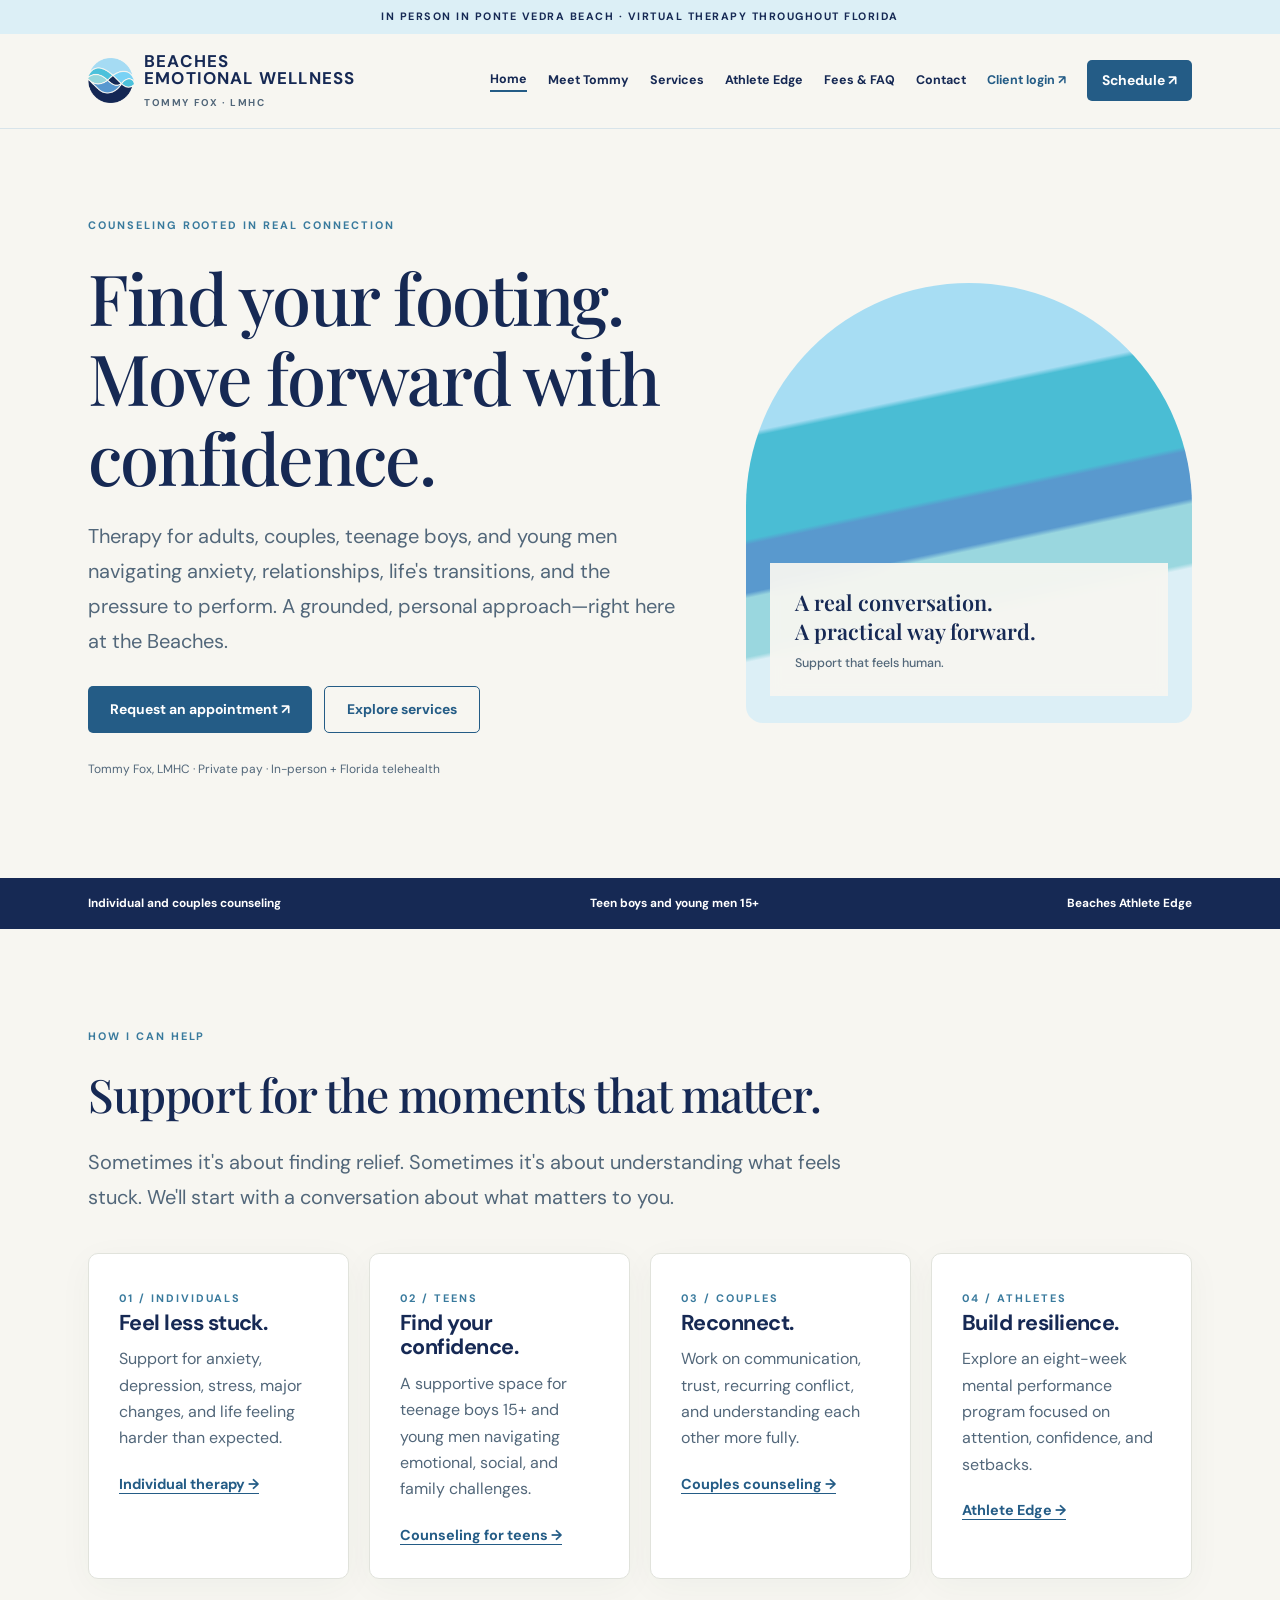
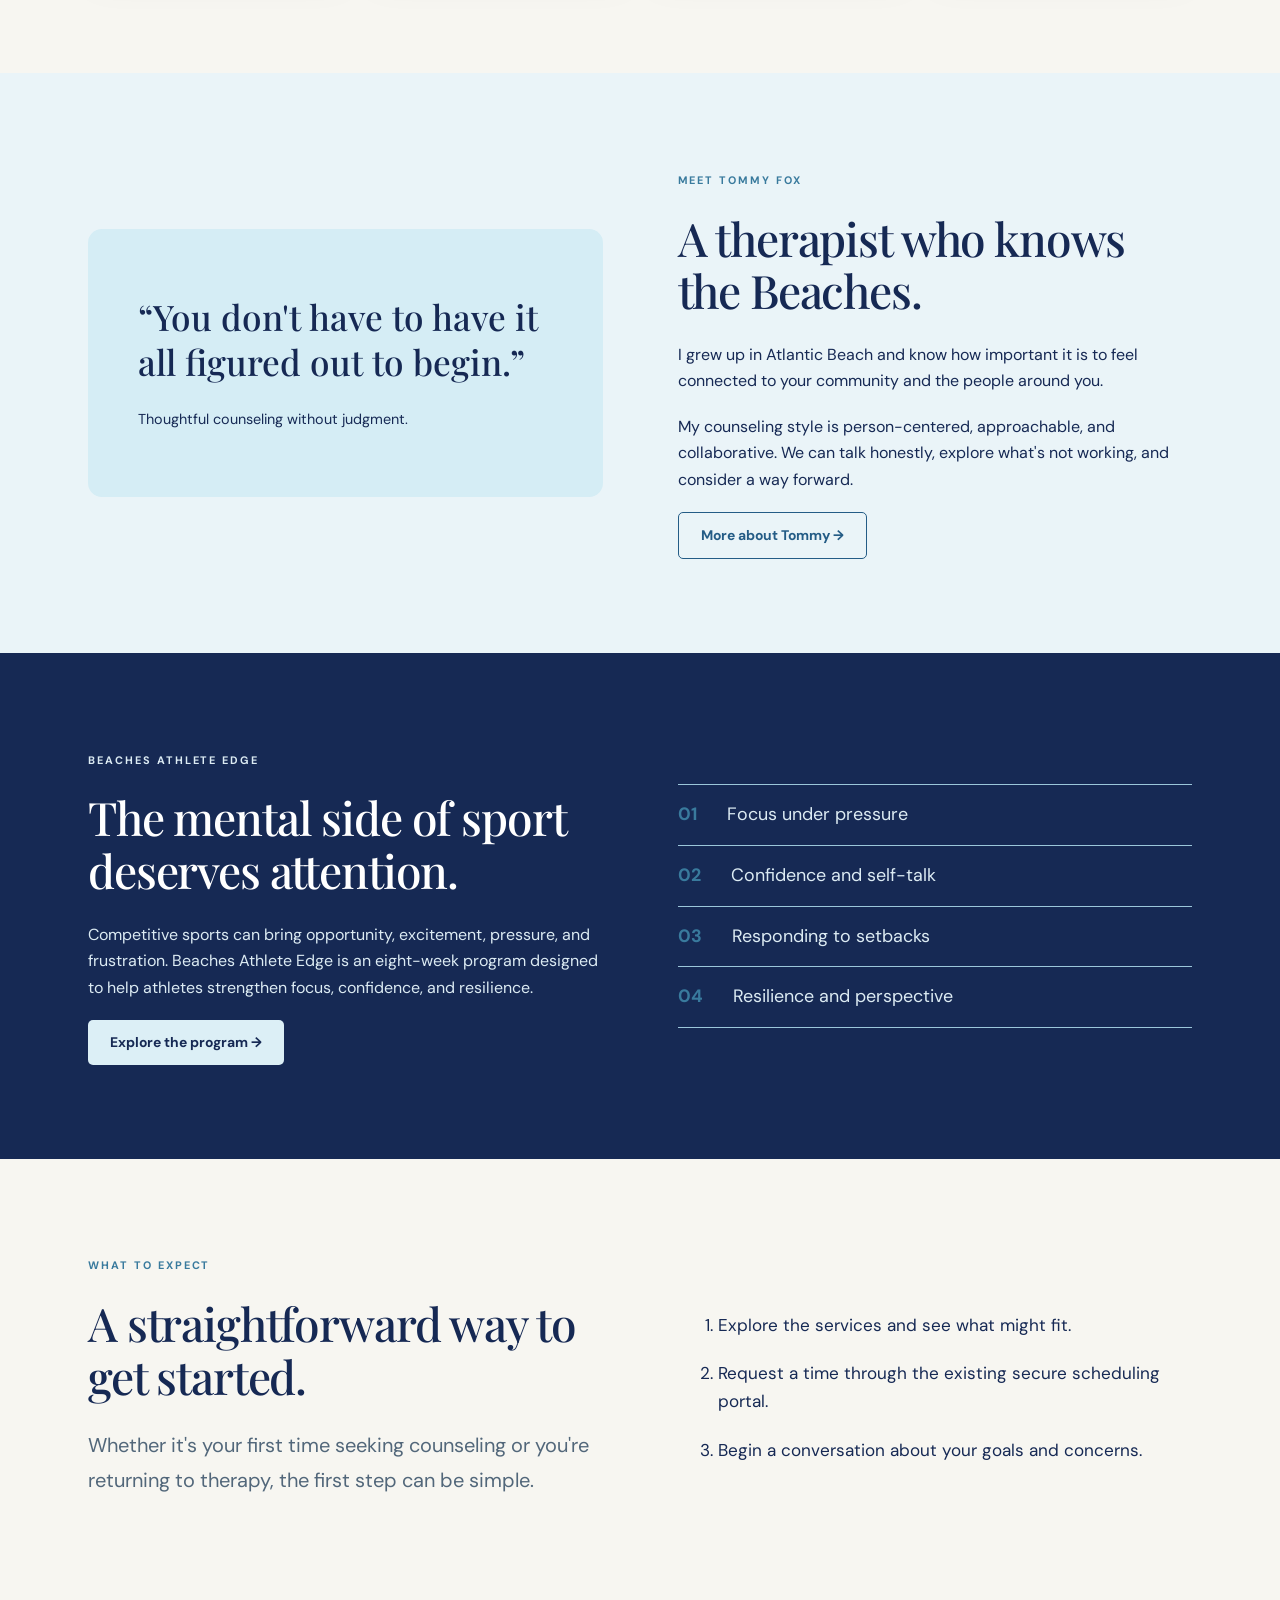
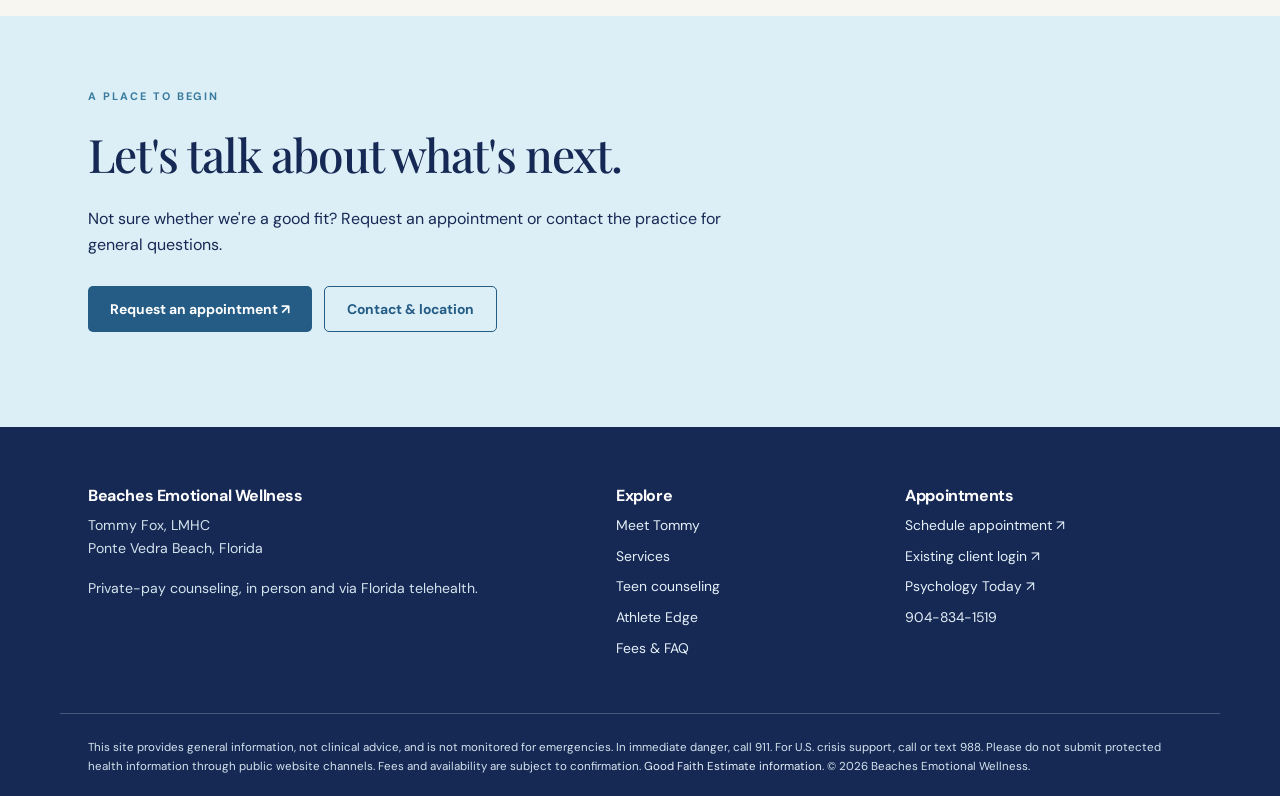
<file: index.html>
<!doctype html><html lang="en"><head>
<script type="application/ld+json">
{
  "@context": "https://schema.org",
  "@type": "ProfessionalService",
  "name": "Beaches Emotional Wellness",
  "url": "https://www.beachesemotionalwellness.com/",
  "description": "Private counseling practice providing individual therapy, couples counseling, teen counseling, and mental performance coaching for athletes.",
  "address": {
    "@type": "PostalAddress",
    "streetAddress": "100 Executive Way, Suite 206",
    "addressLocality": "Ponte Vedra Beach",
    "addressRegion": "FL",
    "postalCode": "32082",
    "addressCountry": "US"
  },
  "founder": {
    "@type": "Person",
    "name": "Tommy Fox",
    "jobTitle": "Licensed Mental Health Counselor"
  },
  "areaServed": [
    {"@type": "Place", "name": "Ponte Vedra Beach, Florida"},
    {"@type": "Place", "name": "Jacksonville Beach, Florida"},
    {"@type": "Place", "name": "Atlantic Beach, Florida"},
    {"@type": "AdministrativeArea", "name": "Florida"}
  ]
}
</script>
 <meta charset="utf-8"><meta name="viewport" content="width=device-width, initial-scale=1"><meta name="description" content="Private-pay counseling for adults, teen boys, couples and athletes in Ponte Vedra Beach and the Jacksonville Beaches."><meta name="theme-color" content="#f7f6f1"><title>Therapy in Ponte Vedra Beach | Beaches Emotional Wellness</title><link rel="stylesheet" href="assets/style.css"><script defer src="assets/site.js"></script></head><body><a class="skip" href="#main">Skip to content</a><div class="topbar">IN PERSON IN PONTE VEDRA BEACH · VIRTUAL THERAPY THROUGHOUT FLORIDA</div><header class="header"><div class="wrap header-content"><a class="brand" href="index.html">
  <img
    class="brand-logo"
    src="assets/IconOnly_Transparent_NoBuffer.png"
    alt=""
  >
  <span class="brand-name">
    BEACHES<br>EMOTIONAL WELLNESS
    <small>TOMMY FOX · LMHC</small>
  </span>
</a><button class="menu-toggle" aria-expanded="false" aria-controls="site-nav" aria-label="Toggle navigation">☰</button><nav id="site-nav" aria-label="Primary navigation"><a aria-current="page" href="index.html">Home</a><a  href="about.html">Meet Tommy</a><a  href="services.html">Services</a><a  href="athlete-edge.html">Athlete Edge</a><a  href="fees.html">Fees & FAQ</a><a  href="contact.html">Contact</a><a class="login" target="_blank" rel="noopener noreferrer" href="https://www.beachesemotionalwellness.com/sign-in">Client login ↗</a><a class="button solid small-button" target="_blank" rel="noopener noreferrer" href="https://www.beachesemotionalwellness.com/request/service">Schedule ↗</a></nav></div></header><main id="main"><section class="hero"><div class="wrap hero-grid"><div><p class="eyebrow">COUNSELING ROOTED IN REAL CONNECTION</p><h1>Find your footing.<br>Move forward with confidence.</h1><p class="lead">Therapy for adults, couples, teenage boys, and young men navigating anxiety, relationships, life's transitions, and the pressure to perform. A grounded, personal approach—right here at the Beaches.</p><div class="actions"><a class="button solid" href="https://www.beachesemotionalwellness.com/request/service" target="_blank" rel="noopener noreferrer">Request an appointment ↗</a><a class="button outline" href="services.html">Explore services</a></div><p class="micro">Tommy Fox, LMHC · Private pay · In-person + Florida telehealth</p></div><div class="hero-art"><div class="art-text">A real conversation.<br>A practical way forward.<small>Support that feels human.</small></div></div></div></section><div class="ribbon"><div class="wrap ribbon-content"><span>Individual and couples counseling</span><span>Teen boys and young men 15+</span><span>Beaches Athlete Edge</span></div></div><section class="section"><div class="wrap"><div class="intro"><p class="eyebrow">HOW I CAN HELP</p><h2>Support for the moments that matter.</h2><p class="lead">Sometimes it's about finding relief. Sometimes it's about understanding what feels stuck. We'll start with a conversation about what matters to you.</p></div><div class="cards four"><article class="tile"><span class="eyebrow">01 / INDIVIDUALS</span><h3>Feel less stuck.</h3><p>Support for anxiety, depression, stress, major changes, and life feeling harder than expected.</p><a class="inline-link" href="individual-therapy.html">Individual therapy →</a></article><article class="tile"><span class="eyebrow">02 / TEENS</span><h3>Find your confidence.</h3><p>A supportive space for teenage boys 15+ and young men navigating emotional, social, and family challenges.</p><a class="inline-link" href="teen-counseling.html">Counseling for teens →</a></article><article class="tile"><span class="eyebrow">03 / COUPLES</span><h3>Reconnect.</h3><p>Work on communication, trust, recurring conflict, and understanding each other more fully.</p><a class="inline-link" href="couples-counseling.html">Couples counseling →</a></article><article class="tile"><span class="eyebrow">04 / ATHLETES</span><h3>Build resilience.</h3><p>Explore an eight-week mental performance program focused on attention, confidence, and setbacks.</p><a class="inline-link" href="athlete-edge.html">Athlete Edge →</a></article></div></div></section><section class="section pale"><div class="wrap split"><div class="quote"><strong>“You don't have to have it all figured out to begin.”</strong><span>Thoughtful counseling without judgment.</span></div><div><p class="eyebrow">MEET TOMMY FOX</p><h2>A therapist who knows the Beaches.</h2><p>I grew up in Atlantic Beach and know how important it is to feel connected to your community and the people around you.</p><p>My counseling style is person-centered, approachable, and collaborative. We can talk honestly, explore what's not working, and consider a way forward.</p><a class="button outline" href="about.html">More about Tommy →</a></div></div></section><section class="section dark"><div class="wrap split"><div><p class="eyebrow light">BEACHES ATHLETE EDGE</p><h2>The mental side of sport deserves attention.</h2><p>Competitive sports can bring opportunity, excitement, pressure, and frustration. Beaches Athlete Edge is an eight-week program designed to help athletes strengthen focus, confidence, and resilience.</p><a class="button bright" href="athlete-edge.html">Explore the program →</a></div><div class="skill-list"><p><b>01</b> Focus under pressure</p><p><b>02</b> Confidence and self-talk</p><p><b>03</b> Responding to setbacks</p><p><b>04</b> Resilience and perspective</p></div></div></section><section class="section"><div class="wrap split"><div><p class="eyebrow">WHAT TO EXPECT</p><h2>A straightforward way to get started.</h2><p class="lead">Whether it's your first time seeking counseling or you're returning to therapy, the first step can be simple.</p></div><ol class="steps"><li>Explore the services and see what might fit.</li><li>Request a time through the existing secure scheduling portal.</li><li>Begin a conversation about your goals and concerns.</li></ol></div></section></main><section class="cta"><div class="wrap"><p class="eyebrow">A PLACE TO BEGIN</p><h2>Let's talk about what's next.</h2><p>Not sure whether we're a good fit? Request an appointment or contact the practice for general questions.</p><div class="actions"><a class="button solid" target="_blank" rel="noopener noreferrer" href="https://www.beachesemotionalwellness.com/request/service">Request an appointment ↗</a><a class="button outline" href="contact.html">Contact & location</a></div></div></section><footer><div class="wrap footer-grid"><div><h3>Beaches Emotional Wellness</h3><p>Tommy Fox, LMHC<br>Ponte Vedra Beach, Florida</p><p>Private-pay counseling, in person and via Florida telehealth.</p></div><div><h3>Explore</h3><a href="about.html">Meet Tommy</a><a href="services.html">Services</a><a href="teen-counseling.html">Teen counseling</a><a href="athlete-edge.html">Athlete Edge</a><a href="fees.html">Fees & FAQ</a></div><div><h3>Appointments</h3><a href="https://www.beachesemotionalwellness.com/request/service" target="_blank" rel="noopener noreferrer">Schedule appointment ↗</a><a href="https://www.beachesemotionalwellness.com/sign-in" target="_blank" rel="noopener noreferrer">Existing client login ↗</a><a href="https://www.psychologytoday.com/us/therapists/tommy-fox-ponte-vedra-beach-fl/1300887" target="_blank" rel="noopener noreferrer">Psychology Today ↗</a><a href="tel:+19048341519">904-834-1519</a></div></div><div class="wrap fine-print">This site provides general information, not clinical advice, and is not monitored for emergencies. In immediate danger, call 911. For U.S. crisis support, call or text 988. Please do not submit protected health information through public website channels. Fees and availability are subject to confirmation. <a href="fees.html#good-faith">Good Faith Estimate information</a>. © 2026 Beaches Emotional Wellness.</div></footer></body></html>
</file>
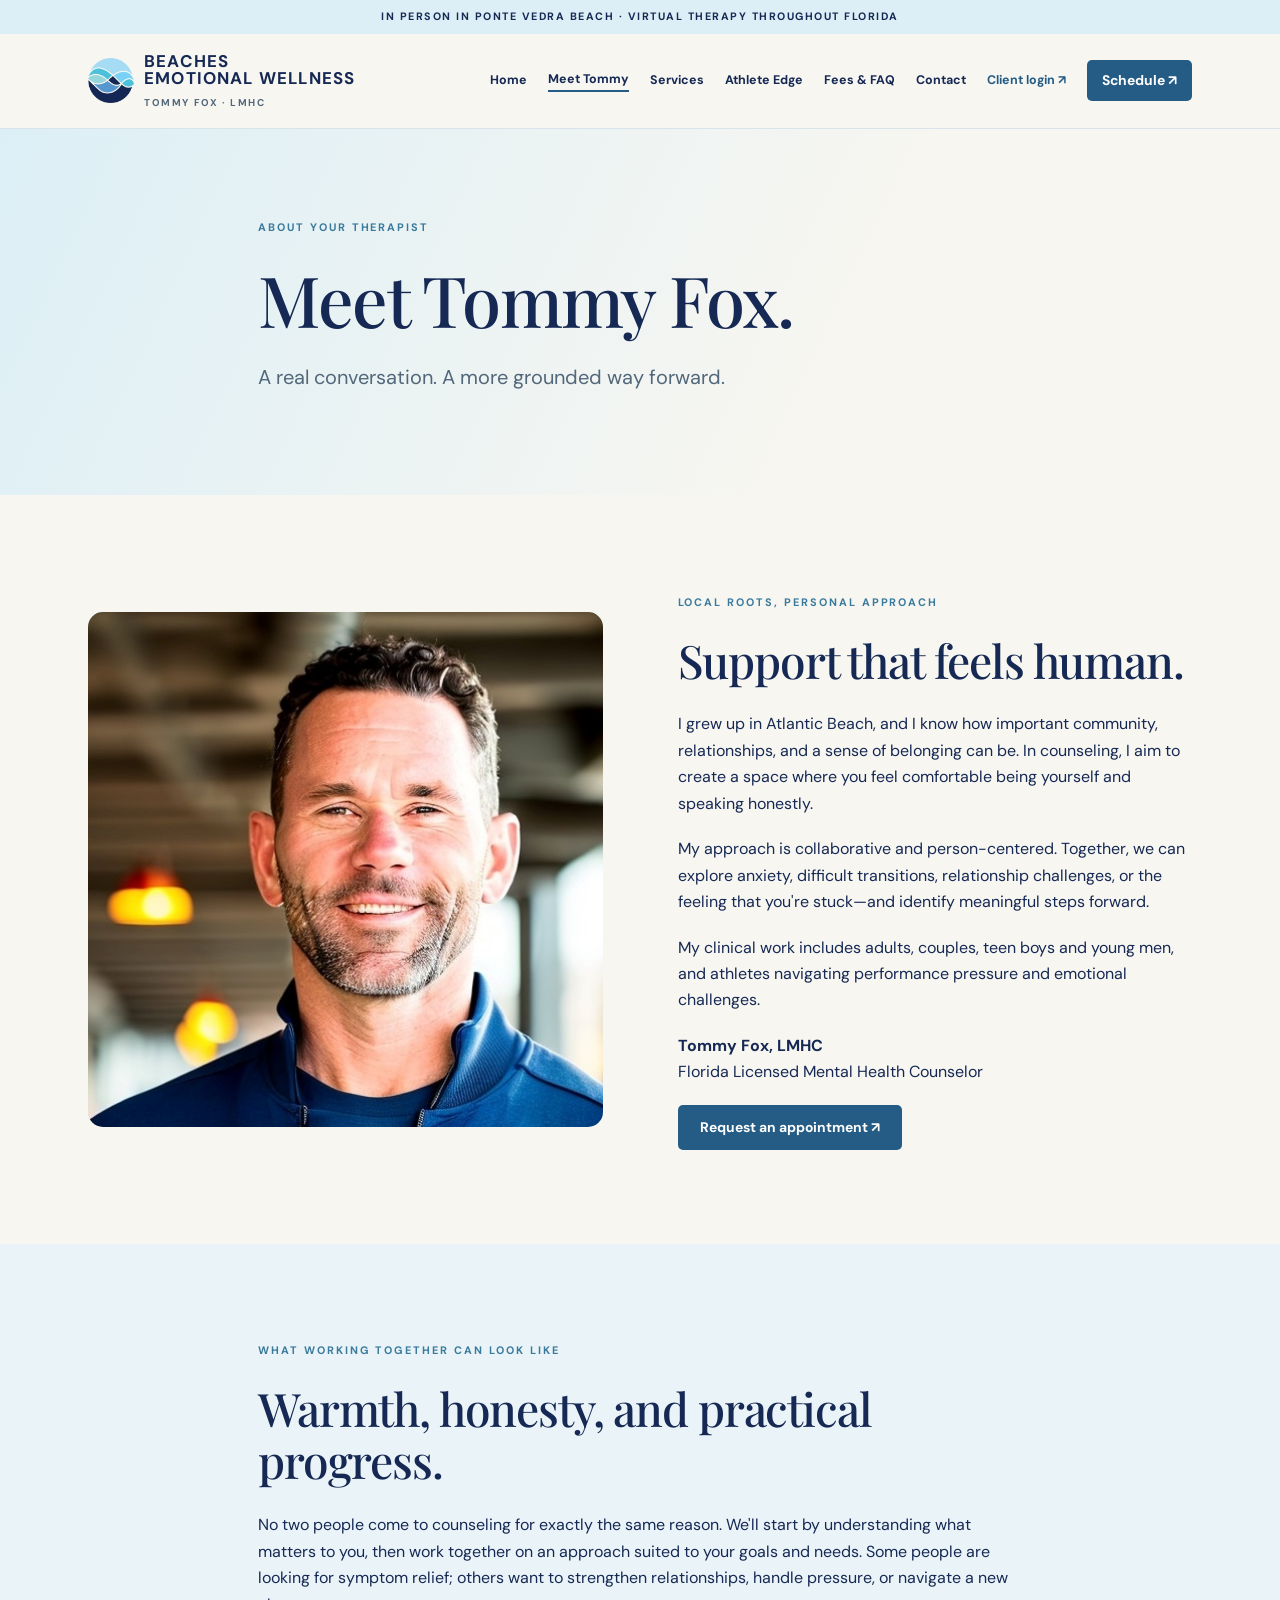
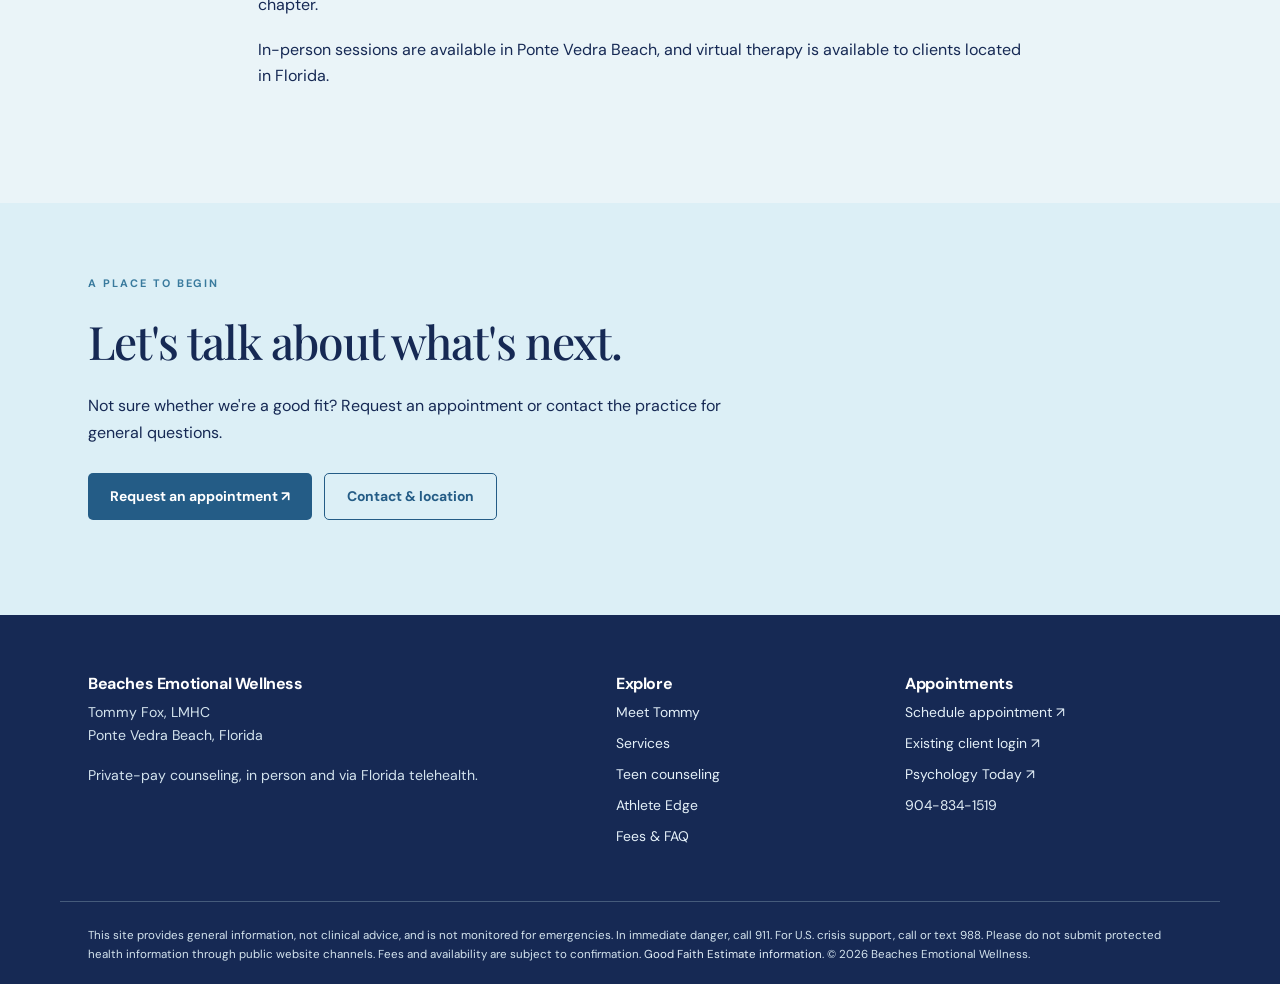
<file: about.html>
<!doctype html><html lang="en"><head><meta charset="utf-8"><meta name="viewport" content="width=device-width, initial-scale=1"><meta name="description" content="Learn about Tommy Fox's approachable, collaborative counseling style and roots in Atlantic Beach."><meta name="theme-color" content="#f7f6f1"><title>Meet Tommy Fox, LMHC | Beaches Emotional Wellness</title><link rel="stylesheet" href="assets/style.css"><script defer src="assets/site.js"></script></head><body><a class="skip" href="#main">Skip to content</a><div class="topbar">IN PERSON IN PONTE VEDRA BEACH · VIRTUAL THERAPY THROUGHOUT FLORIDA</div><header class="header"><div class="wrap header-content"><a class="brand" href="index.html">
  <img
    class="brand-logo"
    src="assets/IconOnly_Transparent_NoBuffer.png"
    alt=""
  >
  <span class="brand-name">
    BEACHES<br>EMOTIONAL WELLNESS
    <small>TOMMY FOX · LMHC</small>
  </span>
</a><button class="menu-toggle" aria-expanded="false" aria-controls="site-nav" aria-label="Toggle navigation">☰</button><nav id="site-nav" aria-label="Primary navigation"><a  href="index.html">Home</a><a aria-current="page" href="about.html">Meet Tommy</a><a  href="services.html">Services</a><a  href="athlete-edge.html">Athlete Edge</a><a  href="fees.html">Fees & FAQ</a><a  href="contact.html">Contact</a><a class="login" target="_blank" rel="noopener noreferrer" href="https://www.beachesemotionalwellness.com/sign-in">Client login ↗</a><a class="button solid small-button" target="_blank" rel="noopener noreferrer" href="https://www.beachesemotionalwellness.com/request/service">Schedule ↗</a></nav></div></header><main id="main"><section class="page-hero"><div class="wrap narrow"><p class="eyebrow">ABOUT YOUR THERAPIST</p><h1>Meet Tommy Fox.</h1><p class="lead">A real conversation. A more grounded way forward.</p></div></section><section class="section"><div class="wrap split"><div class="portrait-card"><img src="assets/tommy-fox.jpg" alt="Portrait of Tommy Fox, licensed mental health counselor" style="width:100%;height:100%;min-height:470px;object-fit:cover;object-position:center;display:block;border-radius:15px"></div><div><p class="eyebrow">LOCAL ROOTS, PERSONAL APPROACH</p><h2>Support that feels human.</h2><p>I grew up in Atlantic Beach, and I know how important community, relationships, and a sense of belonging can be. In counseling, I aim to create a space where you feel comfortable being yourself and speaking honestly.</p><p>My approach is collaborative and person-centered. Together, we can explore anxiety, difficult transitions, relationship challenges, or the feeling that you're stuck—and identify meaningful steps forward.</p><p>My clinical work includes adults, couples, teen boys and young men, and athletes navigating performance pressure and emotional challenges.</p><p><b>Tommy Fox, LMHC</b><br>Florida Licensed Mental Health Counselor</p><a class="button solid" href="https://www.beachesemotionalwellness.com/request/service" target="_blank" rel="noopener noreferrer">Request an appointment ↗</a></div></div></section><section class="section pale"><div class="wrap narrow"><p class="eyebrow">WHAT WORKING TOGETHER CAN LOOK LIKE</p><h2>Warmth, honesty, and practical progress.</h2><p>No two people come to counseling for exactly the same reason. We'll start by understanding what matters to you, then work together on an approach suited to your goals and needs. Some people are looking for symptom relief; others want to strengthen relationships, handle pressure, or navigate a new chapter.</p><p>In-person sessions are available in Ponte Vedra Beach, and virtual therapy is available to clients located in Florida.</p></div></section></main><section class="cta"><div class="wrap"><p class="eyebrow">A PLACE TO BEGIN</p><h2>Let's talk about what's next.</h2><p>Not sure whether we're a good fit? Request an appointment or contact the practice for general questions.</p><div class="actions"><a class="button solid" target="_blank" rel="noopener noreferrer" href="https://www.beachesemotionalwellness.com/request/service">Request an appointment ↗</a><a class="button outline" href="contact.html">Contact & location</a></div></div></section><footer><div class="wrap footer-grid"><div><h3>Beaches Emotional Wellness</h3><p>Tommy Fox, LMHC<br>Ponte Vedra Beach, Florida</p><p>Private-pay counseling, in person and via Florida telehealth.</p></div><div><h3>Explore</h3><a href="about.html">Meet Tommy</a><a href="services.html">Services</a><a href="teen-counseling.html">Teen counseling</a><a href="athlete-edge.html">Athlete Edge</a><a href="fees.html">Fees & FAQ</a></div><div><h3>Appointments</h3><a href="https://www.beachesemotionalwellness.com/request/service" target="_blank" rel="noopener noreferrer">Schedule appointment ↗</a><a href="https://www.beachesemotionalwellness.com/sign-in" target="_blank" rel="noopener noreferrer">Existing client login ↗</a><a href="https://www.psychologytoday.com/us/therapists/tommy-fox-ponte-vedra-beach-fl/1300887" target="_blank" rel="noopener noreferrer">Psychology Today ↗</a><a href="tel:+19048341519">904-834-1519</a></div></div><div class="wrap fine-print">This site provides general information, not clinical advice, and is not monitored for emergencies. In immediate danger, call 911. For U.S. crisis support, call or text 988. Please do not submit protected health information through public website channels. Fees and availability are subject to confirmation. <a href="fees.html#good-faith">Good Faith Estimate information</a>. © 2026 Beaches Emotional Wellness.</div></footer></body></html>
</file>
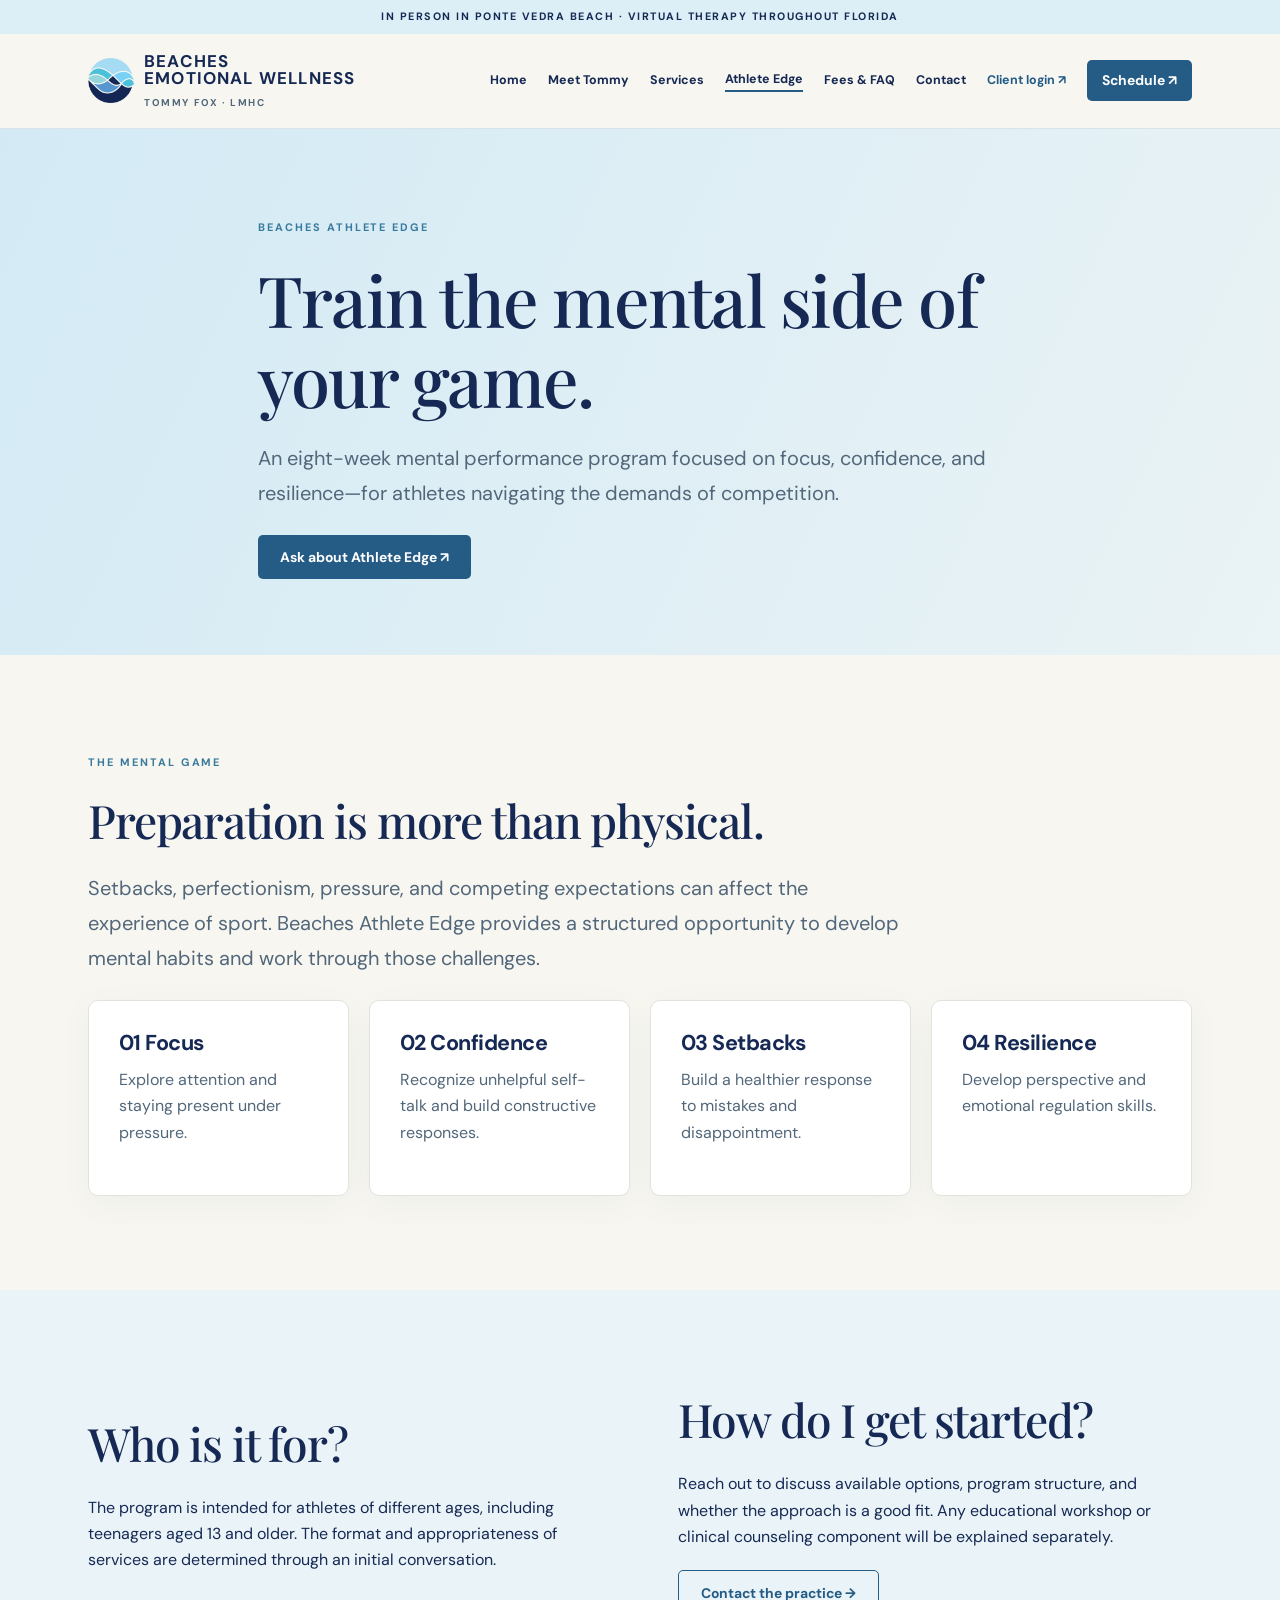
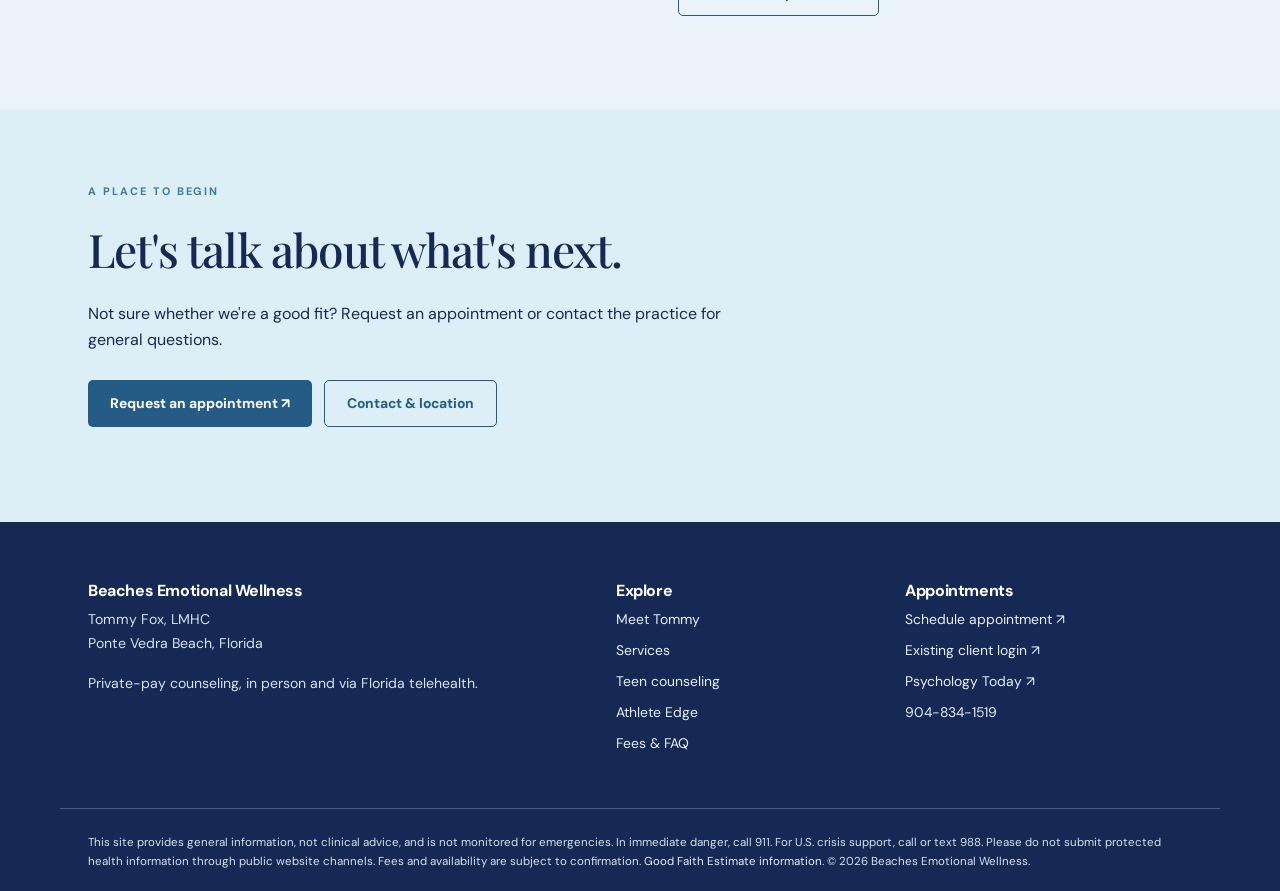
<file: athlete-edge.html>
<!doctype html><html lang="en"><head><meta charset="utf-8"><meta name="viewport" content="width=device-width, initial-scale=1"><meta name="description" content="Eight-week mental toughness and performance program for athletes navigating pressure, focus and confidence."><meta name="theme-color" content="#f7f6f1"><title>Beaches Athlete Edge | Beaches Emotional Wellness</title><link rel="stylesheet" href="assets/style.css"><script defer src="assets/site.js"></script></head><body><a class="skip" href="#main">Skip to content</a><div class="topbar">IN PERSON IN PONTE VEDRA BEACH · VIRTUAL THERAPY THROUGHOUT FLORIDA</div><header class="header"><div class="wrap header-content"><a class="brand" href="index.html">
  <img
    class="brand-logo"
    src="assets/IconOnly_Transparent_NoBuffer.png"
    alt=""
  >
  <span class="brand-name">
    BEACHES<br>EMOTIONAL WELLNESS
    <small>TOMMY FOX · LMHC</small>
  </span>
</a><button class="menu-toggle" aria-expanded="false" aria-controls="site-nav" aria-label="Toggle navigation">☰</button><nav id="site-nav" aria-label="Primary navigation"><a  href="index.html">Home</a><a  href="about.html">Meet Tommy</a><a  href="services.html">Services</a><a aria-current="page" href="athlete-edge.html">Athlete Edge</a><a  href="fees.html">Fees & FAQ</a><a  href="contact.html">Contact</a><a class="login" target="_blank" rel="noopener noreferrer" href="https://www.beachesemotionalwellness.com/sign-in">Client login ↗</a><a class="button solid small-button" target="_blank" rel="noopener noreferrer" href="https://www.beachesemotionalwellness.com/request/service">Schedule ↗</a></nav></div></header><main id="main"><section class="page-hero athlete"><div class="wrap narrow"><p class="eyebrow">BEACHES ATHLETE EDGE</p><h1>Train the mental side of your game.</h1><p class="lead">An eight-week mental performance program focused on focus, confidence, and resilience—for athletes navigating the demands of competition.</p><a class="button solid" href="https://www.beachesemotionalwellness.com/request/service" target="_blank" rel="noopener noreferrer">Ask about Athlete Edge ↗</a></div></section><section class="section"><div class="wrap"><p class="eyebrow">THE MENTAL GAME</p><h2>Preparation is more than physical.</h2><p class="lead narrow">Setbacks, perfectionism, pressure, and competing expectations can affect the experience of sport. Beaches Athlete Edge provides a structured opportunity to develop mental habits and work through those challenges.</p><div class="cards four"><article class="tile"><h3>01 Focus</h3><p>Explore attention and staying present under pressure.</p></article><article class="tile"><h3>02 Confidence</h3><p>Recognize unhelpful self-talk and build constructive responses.</p></article><article class="tile"><h3>03 Setbacks</h3><p>Build a healthier response to mistakes and disappointment.</p></article><article class="tile"><h3>04 Resilience</h3><p>Develop perspective and emotional regulation skills.</p></article></div></div></section><section class="section pale"><div class="wrap split"><div><h2>Who is it for?</h2><p>The program is intended for athletes of different ages, including teenagers aged 13 and older. The format and appropriateness of services are determined through an initial conversation.</p></div><div><h2>How do I get started?</h2><p>Reach out to discuss available options, program structure, and whether the approach is a good fit. Any educational workshop or clinical counseling component will be explained separately.</p><a class="button outline" href="contact.html">Contact the practice →</a></div></div></section></main><section class="cta"><div class="wrap"><p class="eyebrow">A PLACE TO BEGIN</p><h2>Let's talk about what's next.</h2><p>Not sure whether we're a good fit? Request an appointment or contact the practice for general questions.</p><div class="actions"><a class="button solid" target="_blank" rel="noopener noreferrer" href="https://www.beachesemotionalwellness.com/request/service">Request an appointment ↗</a><a class="button outline" href="contact.html">Contact & location</a></div></div></section><footer><div class="wrap footer-grid"><div><h3>Beaches Emotional Wellness</h3><p>Tommy Fox, LMHC<br>Ponte Vedra Beach, Florida</p><p>Private-pay counseling, in person and via Florida telehealth.</p></div><div><h3>Explore</h3><a href="about.html">Meet Tommy</a><a href="services.html">Services</a><a href="teen-counseling.html">Teen counseling</a><a href="athlete-edge.html">Athlete Edge</a><a href="fees.html">Fees & FAQ</a></div><div><h3>Appointments</h3><a href="https://www.beachesemotionalwellness.com/request/service" target="_blank" rel="noopener noreferrer">Schedule appointment ↗</a><a href="https://www.beachesemotionalwellness.com/sign-in" target="_blank" rel="noopener noreferrer">Existing client login ↗</a><a href="https://www.psychologytoday.com/us/therapists/tommy-fox-ponte-vedra-beach-fl/1300887" target="_blank" rel="noopener noreferrer">Psychology Today ↗</a><a href="tel:+19048341519">904-834-1519</a></div></div><div class="wrap fine-print">This site provides general information, not clinical advice, and is not monitored for emergencies. In immediate danger, call 911. For U.S. crisis support, call or text 988. Please do not submit protected health information through public website channels. Fees and availability are subject to confirmation. <a href="fees.html#good-faith">Good Faith Estimate information</a>. © 2026 Beaches Emotional Wellness.</div></footer></body></html>
</file>
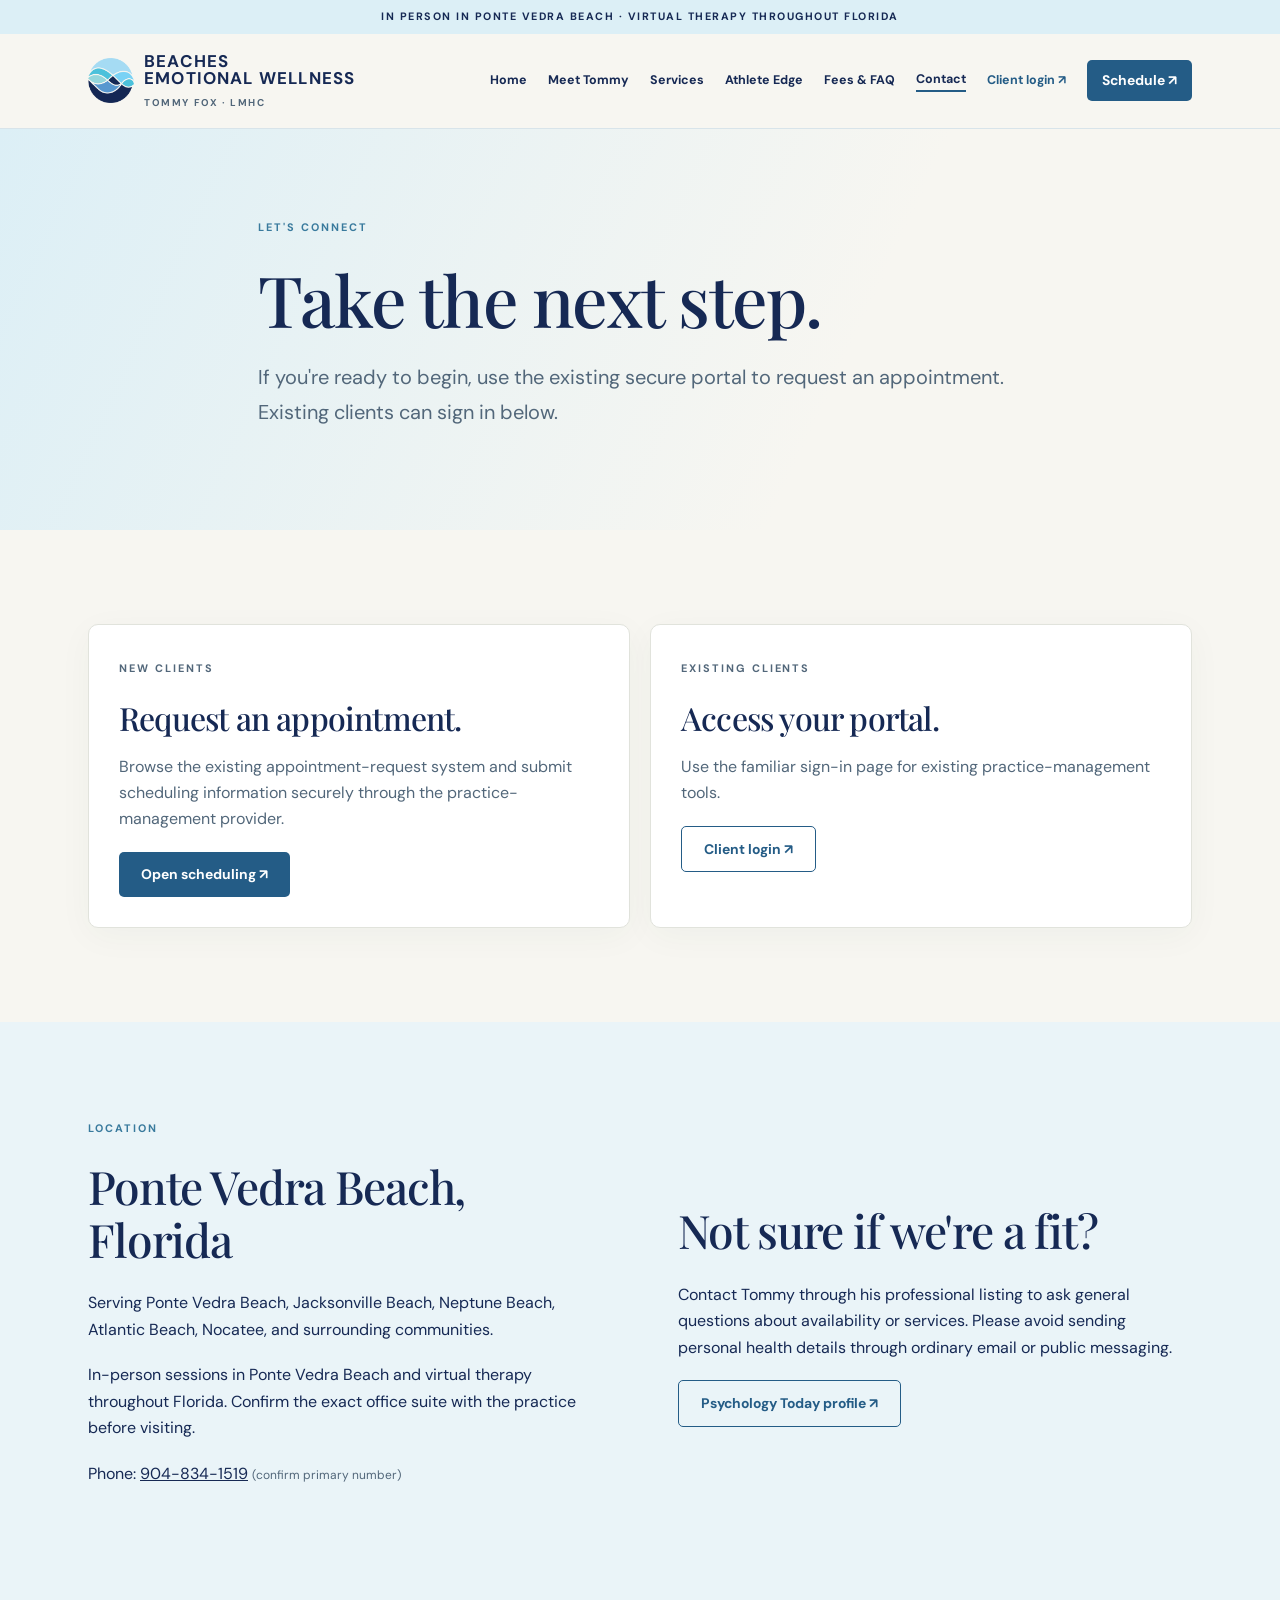
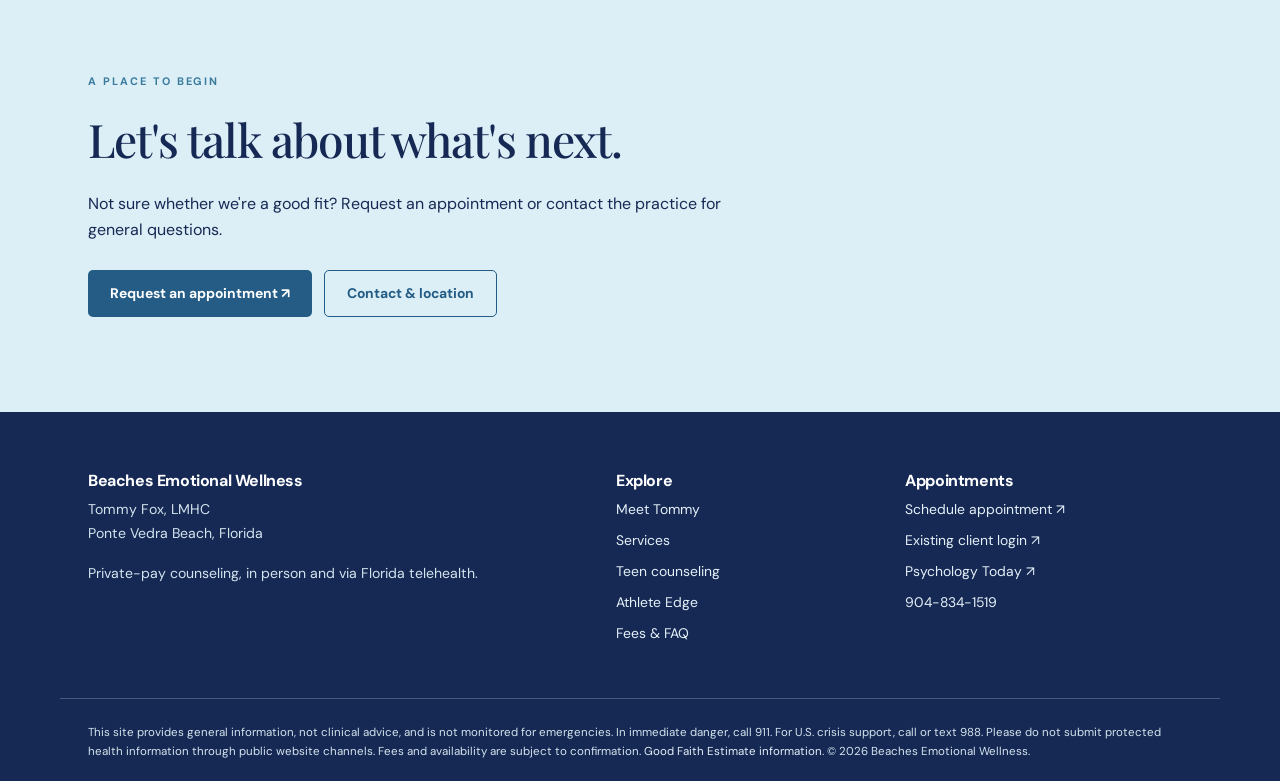
<file: contact.html>
<!doctype html><html lang="en"><head><meta charset="utf-8"><meta name="viewport" content="width=device-width, initial-scale=1"><meta name="description" content="Contact Tommy Fox, LMHC, in Ponte Vedra Beach and access secure appointment scheduling and client login."><meta name="theme-color" content="#f7f6f1"><title>Contact & Appointments | Beaches Emotional Wellness</title><link rel="stylesheet" href="assets/style.css"><script defer src="assets/site.js"></script></head><body><a class="skip" href="#main">Skip to content</a><div class="topbar">IN PERSON IN PONTE VEDRA BEACH · VIRTUAL THERAPY THROUGHOUT FLORIDA</div><header class="header"><div class="wrap header-content"><a class="brand" href="index.html">
  <img
    class="brand-logo"
    src="assets/IconOnly_Transparent_NoBuffer.png"
    alt=""
  >
  <span class="brand-name">
    BEACHES<br>EMOTIONAL WELLNESS
    <small>TOMMY FOX · LMHC</small>
  </span>
</a><button class="menu-toggle" aria-expanded="false" aria-controls="site-nav" aria-label="Toggle navigation">☰</button><nav id="site-nav" aria-label="Primary navigation"><a  href="index.html">Home</a><a  href="about.html">Meet Tommy</a><a  href="services.html">Services</a><a  href="athlete-edge.html">Athlete Edge</a><a  href="fees.html">Fees & FAQ</a><a aria-current="page" href="contact.html">Contact</a><a class="login" target="_blank" rel="noopener noreferrer" href="https://www.beachesemotionalwellness.com/sign-in">Client login ↗</a><a class="button solid small-button" target="_blank" rel="noopener noreferrer" href="https://www.beachesemotionalwellness.com/request/service">Schedule ↗</a></nav></div></header><main id="main"><section class="page-hero"><div class="wrap narrow"><p class="eyebrow">LET'S CONNECT</p><h1>Take the next step.</h1><p class="lead">If you're ready to begin, use the existing secure portal to request an appointment. Existing clients can sign in below.</p></div></section><section class="section"><div class="wrap cards two"><article class="tile"><p class="eyebrow">NEW CLIENTS</p><h2>Request an appointment.</h2><p>Browse the existing appointment-request system and submit scheduling information securely through the practice-management provider.</p><a class="button solid" href="https://www.beachesemotionalwellness.com/request/service" target="_blank" rel="noopener noreferrer">Open scheduling ↗</a></article><article class="tile"><p class="eyebrow">EXISTING CLIENTS</p><h2>Access your portal.</h2><p>Use the familiar sign-in page for existing practice-management tools.</p><a class="button outline" href="https://www.beachesemotionalwellness.com/sign-in" target="_blank" rel="noopener noreferrer">Client login ↗</a></article></div></section><section class="section pale"><div class="wrap split"><div><p class="eyebrow">LOCATION</p><h2>Ponte Vedra Beach, Florida</h2><p>Serving Ponte Vedra Beach, Jacksonville Beach, Neptune Beach, Atlantic Beach, Nocatee, and surrounding communities.</p><p>In-person sessions in Ponte Vedra Beach and virtual therapy throughout Florida. Confirm the exact office suite with the practice before visiting.</p><p>Phone: <a href="tel:+19048341519">904-834-1519</a> <span class="micro">(confirm primary number)</span></p></div><div><h2>Not sure if we're a fit?</h2><p>Contact Tommy through his professional listing to ask general questions about availability or services. Please avoid sending personal health details through ordinary email or public messaging.</p><a class="button outline" href="https://www.psychologytoday.com/us/therapists/tommy-fox-ponte-vedra-beach-fl/1300887" target="_blank" rel="noopener noreferrer">Psychology Today profile ↗</a></div></div></section></main><section class="cta"><div class="wrap"><p class="eyebrow">A PLACE TO BEGIN</p><h2>Let's talk about what's next.</h2><p>Not sure whether we're a good fit? Request an appointment or contact the practice for general questions.</p><div class="actions"><a class="button solid" target="_blank" rel="noopener noreferrer" href="https://www.beachesemotionalwellness.com/request/service">Request an appointment ↗</a><a class="button outline" href="contact.html">Contact & location</a></div></div></section><footer><div class="wrap footer-grid"><div><h3>Beaches Emotional Wellness</h3><p>Tommy Fox, LMHC<br>Ponte Vedra Beach, Florida</p><p>Private-pay counseling, in person and via Florida telehealth.</p></div><div><h3>Explore</h3><a href="about.html">Meet Tommy</a><a href="services.html">Services</a><a href="teen-counseling.html">Teen counseling</a><a href="athlete-edge.html">Athlete Edge</a><a href="fees.html">Fees & FAQ</a></div><div><h3>Appointments</h3><a href="https://www.beachesemotionalwellness.com/request/service" target="_blank" rel="noopener noreferrer">Schedule appointment ↗</a><a href="https://www.beachesemotionalwellness.com/sign-in" target="_blank" rel="noopener noreferrer">Existing client login ↗</a><a href="https://www.psychologytoday.com/us/therapists/tommy-fox-ponte-vedra-beach-fl/1300887" target="_blank" rel="noopener noreferrer">Psychology Today ↗</a><a href="tel:+19048341519">904-834-1519</a></div></div><div class="wrap fine-print">This site provides general information, not clinical advice, and is not monitored for emergencies. In immediate danger, call 911. For U.S. crisis support, call or text 988. Please do not submit protected health information through public website channels. Fees and availability are subject to confirmation. <a href="fees.html#good-faith">Good Faith Estimate information</a>. © 2026 Beaches Emotional Wellness.</div></footer></body></html>
</file>
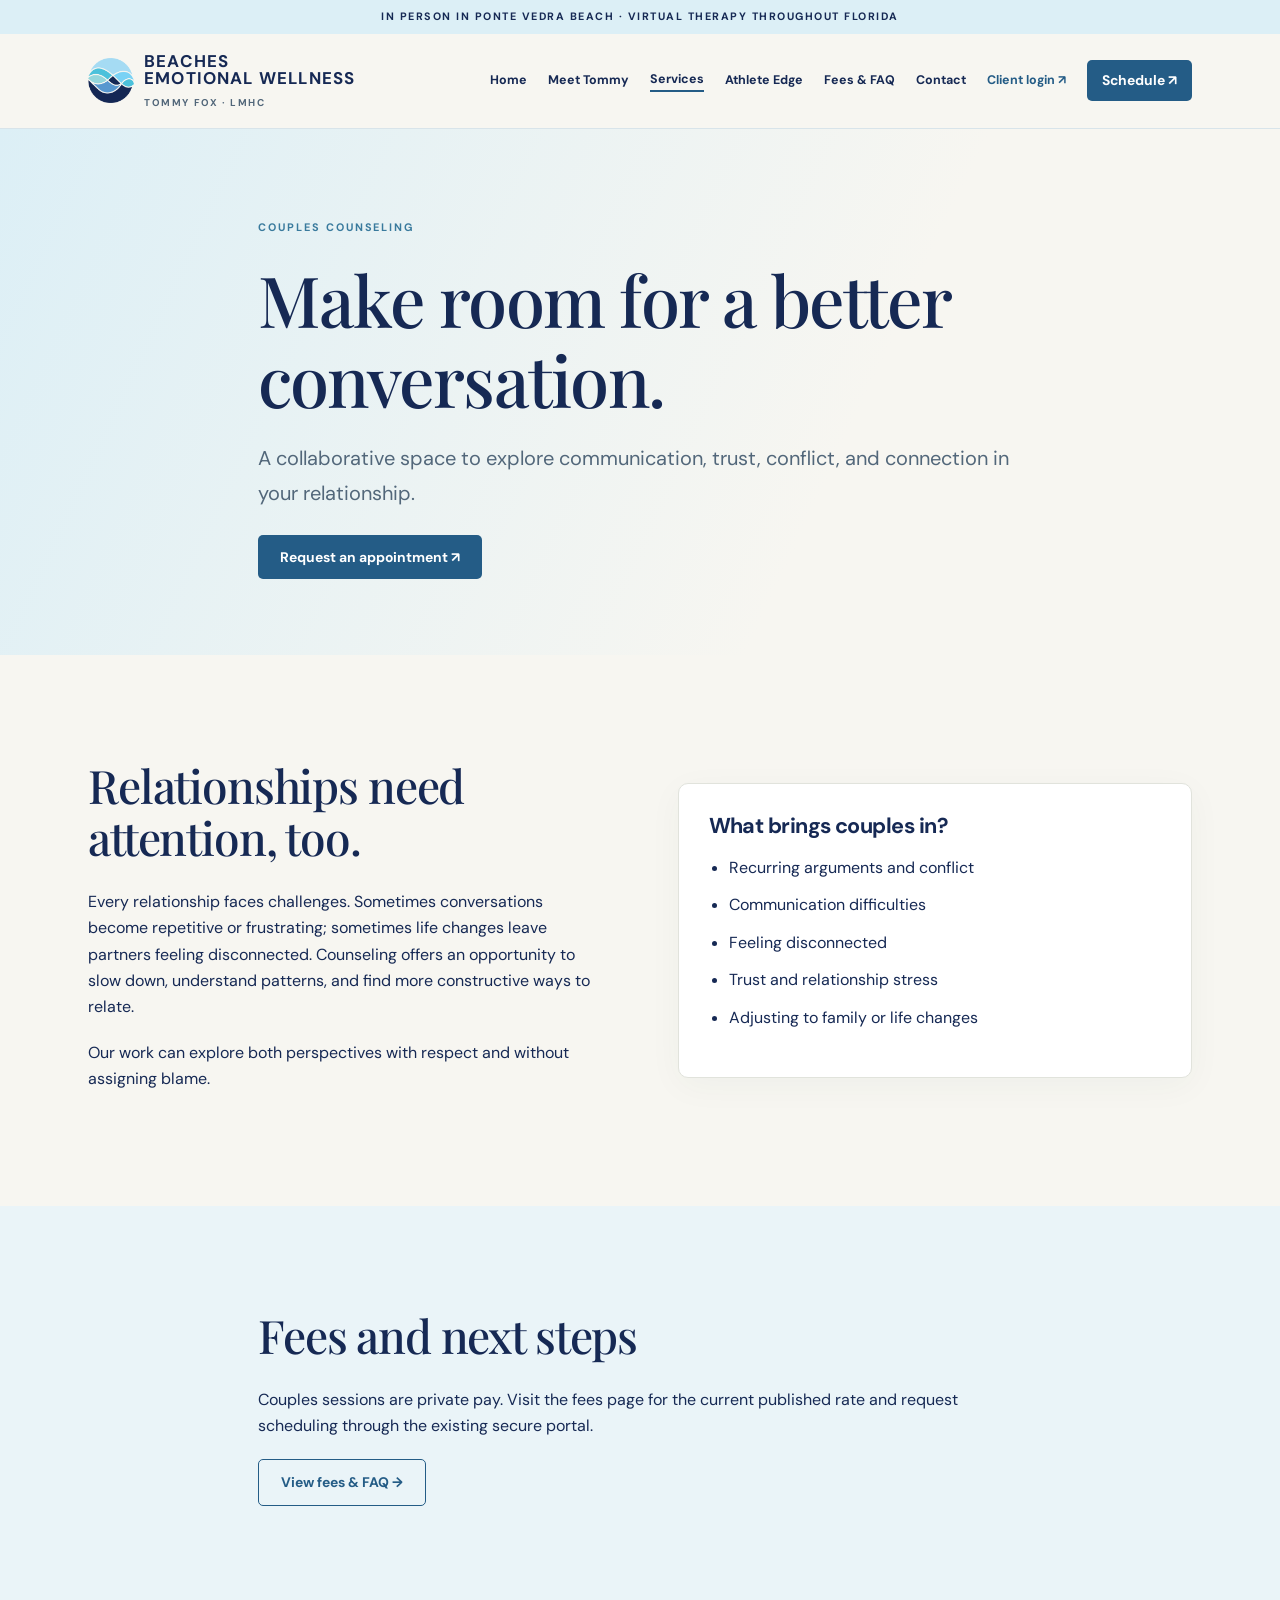
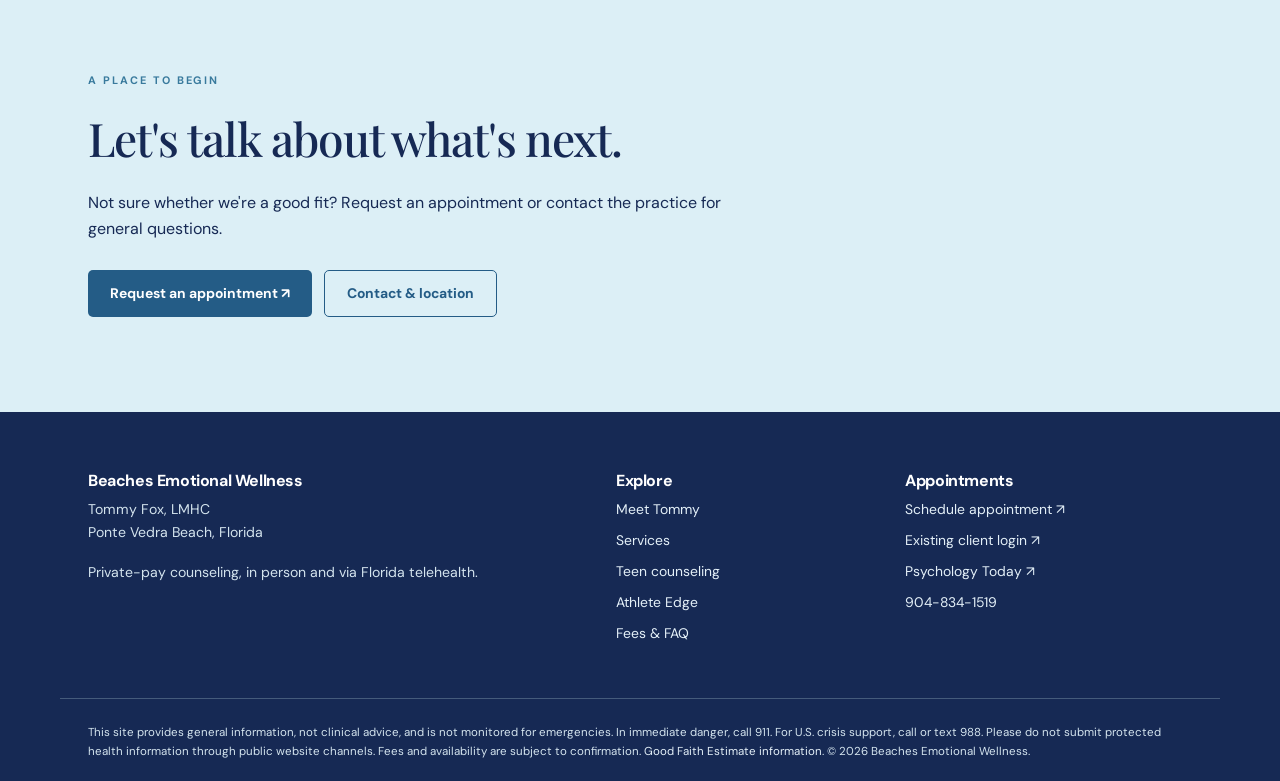
<file: couples-counseling.html>
<!doctype html><html lang="en"><head><meta charset="utf-8"><meta name="viewport" content="width=device-width, initial-scale=1"><meta name="description" content="Private-pay couples counseling in Ponte Vedra Beach, Florida, to explore communication, trust and connection."><meta name="theme-color" content="#f7f6f1"><title>Couples Counseling in Ponte Vedra Beach, FL | Beaches Emotional Wellness</title><link rel="stylesheet" href="assets/style.css"><script defer src="assets/site.js"></script></head><body><a class="skip" href="#main">Skip to content</a><div class="topbar">IN PERSON IN PONTE VEDRA BEACH · VIRTUAL THERAPY THROUGHOUT FLORIDA</div><header class="header"><div class="wrap header-content"><a class="brand" href="index.html">
  <img
    class="brand-logo"
    src="assets/IconOnly_Transparent_NoBuffer.png"
    alt=""
  >
  <span class="brand-name">
    BEACHES<br>EMOTIONAL WELLNESS
    <small>TOMMY FOX · LMHC</small>
  </span>
</a><button class="menu-toggle" aria-expanded="false" aria-controls="site-nav" aria-label="Toggle navigation">☰</button><nav id="site-nav" aria-label="Primary navigation"><a  href="index.html">Home</a><a  href="about.html">Meet Tommy</a><a aria-current="page" href="services.html">Services</a><a  href="athlete-edge.html">Athlete Edge</a><a  href="fees.html">Fees & FAQ</a><a  href="contact.html">Contact</a><a class="login" target="_blank" rel="noopener noreferrer" href="https://www.beachesemotionalwellness.com/sign-in">Client login ↗</a><a class="button solid small-button" target="_blank" rel="noopener noreferrer" href="https://www.beachesemotionalwellness.com/request/service">Schedule ↗</a></nav></div></header><main id="main"><section class="page-hero"><div class="wrap narrow"><p class="eyebrow">COUPLES COUNSELING</p><h1>Make room for a better conversation.</h1><p class="lead">A collaborative space to explore communication, trust, conflict, and connection in your relationship.</p><a class="button solid" href="https://www.beachesemotionalwellness.com/request/service" target="_blank" rel="noopener noreferrer">Request an appointment ↗</a></div></section><section class="section"><div class="wrap split"><div><h2>Relationships need attention, too.</h2><p>Every relationship faces challenges. Sometimes conversations become repetitive or frustrating; sometimes life changes leave partners feeling disconnected. Counseling offers an opportunity to slow down, understand patterns, and find more constructive ways to relate.</p><p>Our work can explore both perspectives with respect and without assigning blame.</p></div><div class="tile"><h3>What brings couples in?</h3><ul><li>Recurring arguments and conflict</li><li>Communication difficulties</li><li>Feeling disconnected</li><li>Trust and relationship stress</li><li>Adjusting to family or life changes</li></ul></div></div></section><section class="section pale"><div class="wrap narrow"><h2>Fees and next steps</h2><p>Couples sessions are private pay. Visit the fees page for the current published rate and request scheduling through the existing secure portal.</p><a class="button outline" href="fees.html">View fees & FAQ →</a></div></section></main><section class="cta"><div class="wrap"><p class="eyebrow">A PLACE TO BEGIN</p><h2>Let's talk about what's next.</h2><p>Not sure whether we're a good fit? Request an appointment or contact the practice for general questions.</p><div class="actions"><a class="button solid" target="_blank" rel="noopener noreferrer" href="https://www.beachesemotionalwellness.com/request/service">Request an appointment ↗</a><a class="button outline" href="contact.html">Contact & location</a></div></div></section><footer><div class="wrap footer-grid"><div><h3>Beaches Emotional Wellness</h3><p>Tommy Fox, LMHC<br>Ponte Vedra Beach, Florida</p><p>Private-pay counseling, in person and via Florida telehealth.</p></div><div><h3>Explore</h3><a href="about.html">Meet Tommy</a><a href="services.html">Services</a><a href="teen-counseling.html">Teen counseling</a><a href="athlete-edge.html">Athlete Edge</a><a href="fees.html">Fees & FAQ</a></div><div><h3>Appointments</h3><a href="https://www.beachesemotionalwellness.com/request/service" target="_blank" rel="noopener noreferrer">Schedule appointment ↗</a><a href="https://www.beachesemotionalwellness.com/sign-in" target="_blank" rel="noopener noreferrer">Existing client login ↗</a><a href="https://www.psychologytoday.com/us/therapists/tommy-fox-ponte-vedra-beach-fl/1300887" target="_blank" rel="noopener noreferrer">Psychology Today ↗</a><a href="tel:+19048341519">904-834-1519</a></div></div><div class="wrap fine-print">This site provides general information, not clinical advice, and is not monitored for emergencies. In immediate danger, call 911. For U.S. crisis support, call or text 988. Please do not submit protected health information through public website channels. Fees and availability are subject to confirmation. <a href="fees.html#good-faith">Good Faith Estimate information</a>. © 2026 Beaches Emotional Wellness.</div></footer></body></html>
</file>
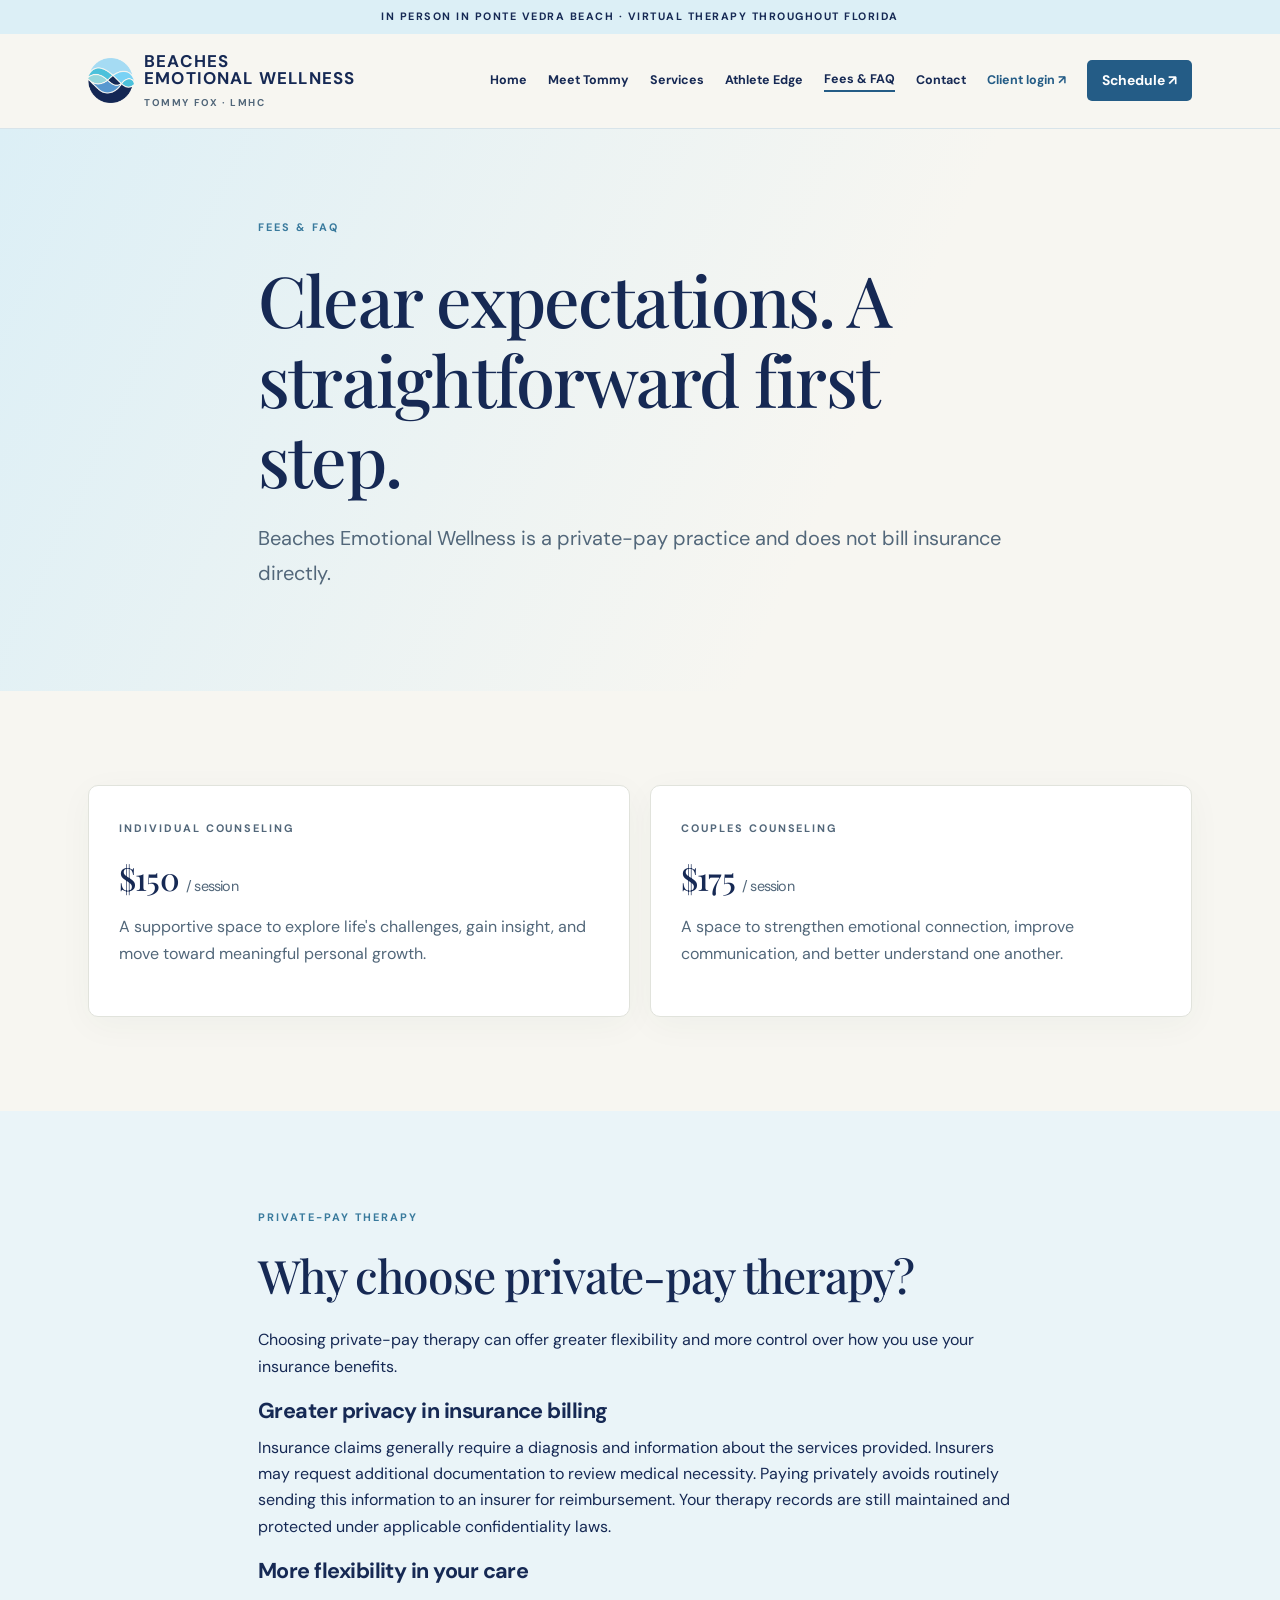
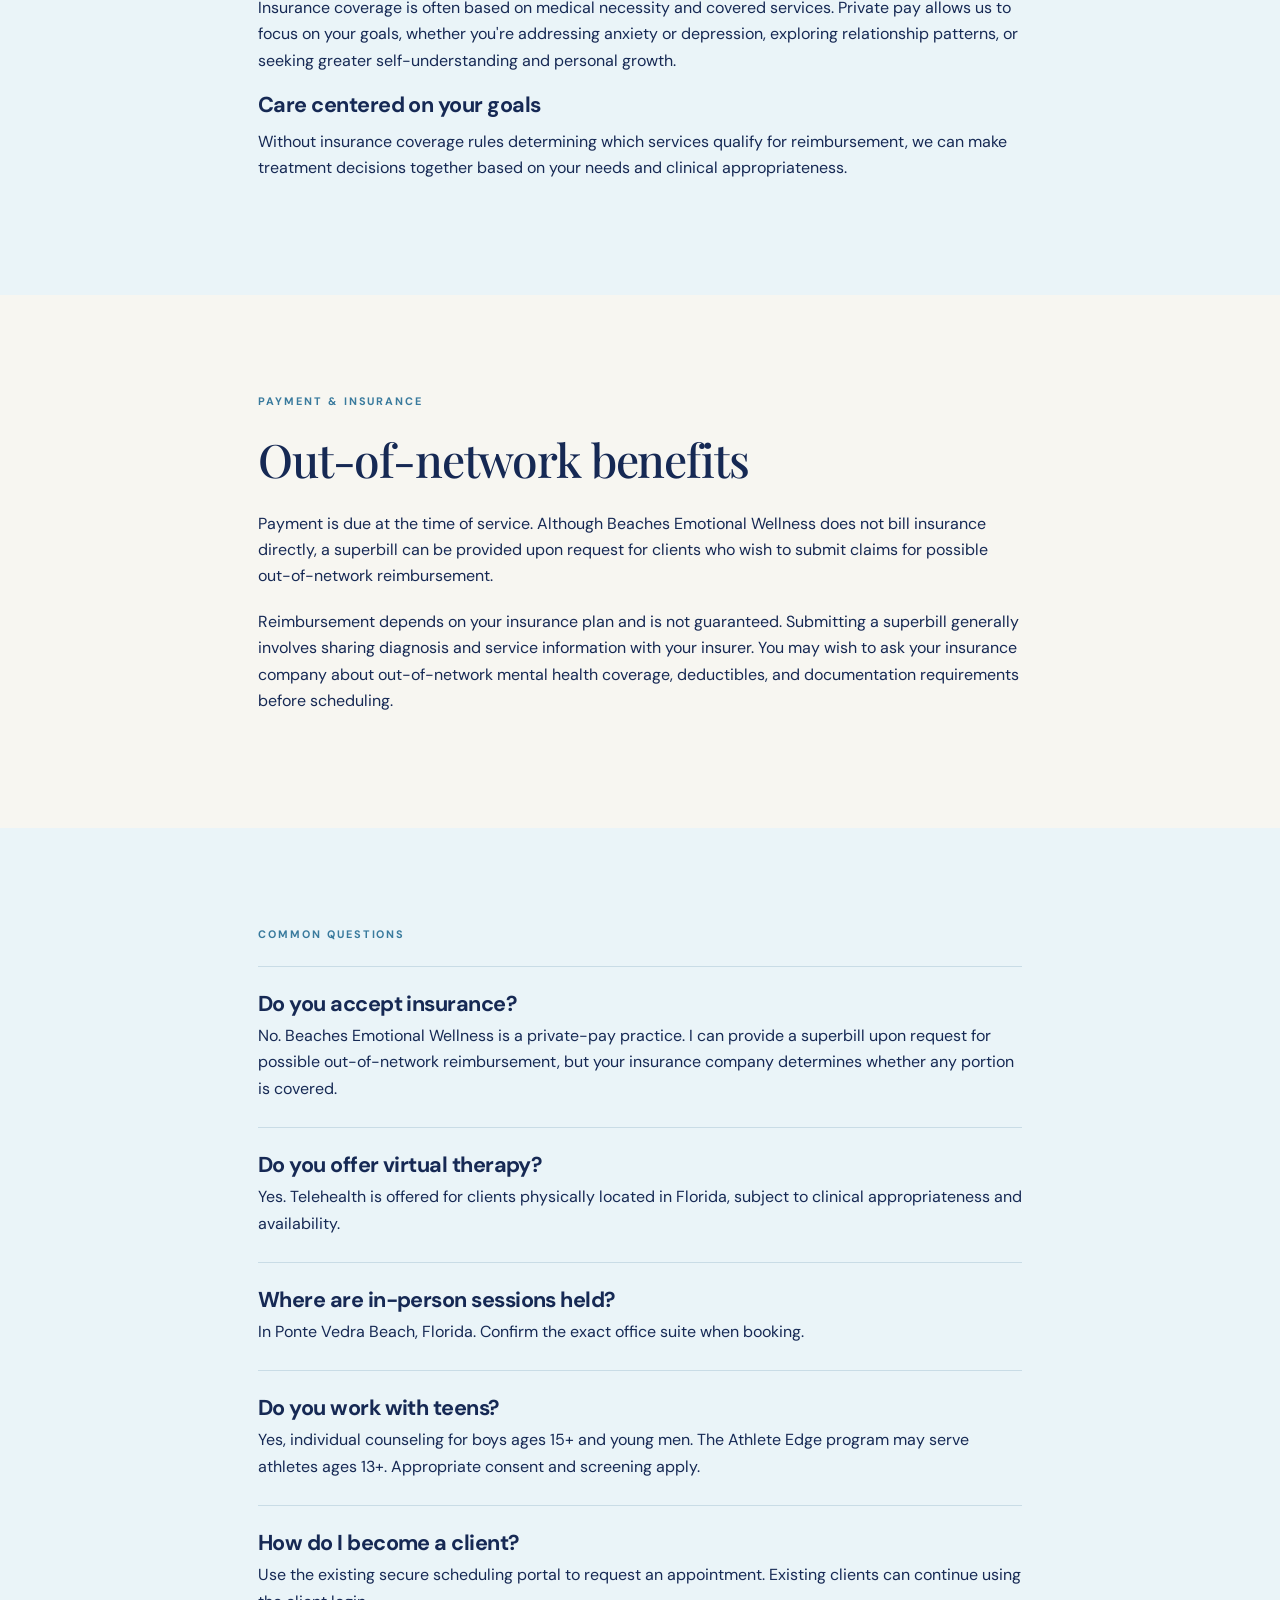
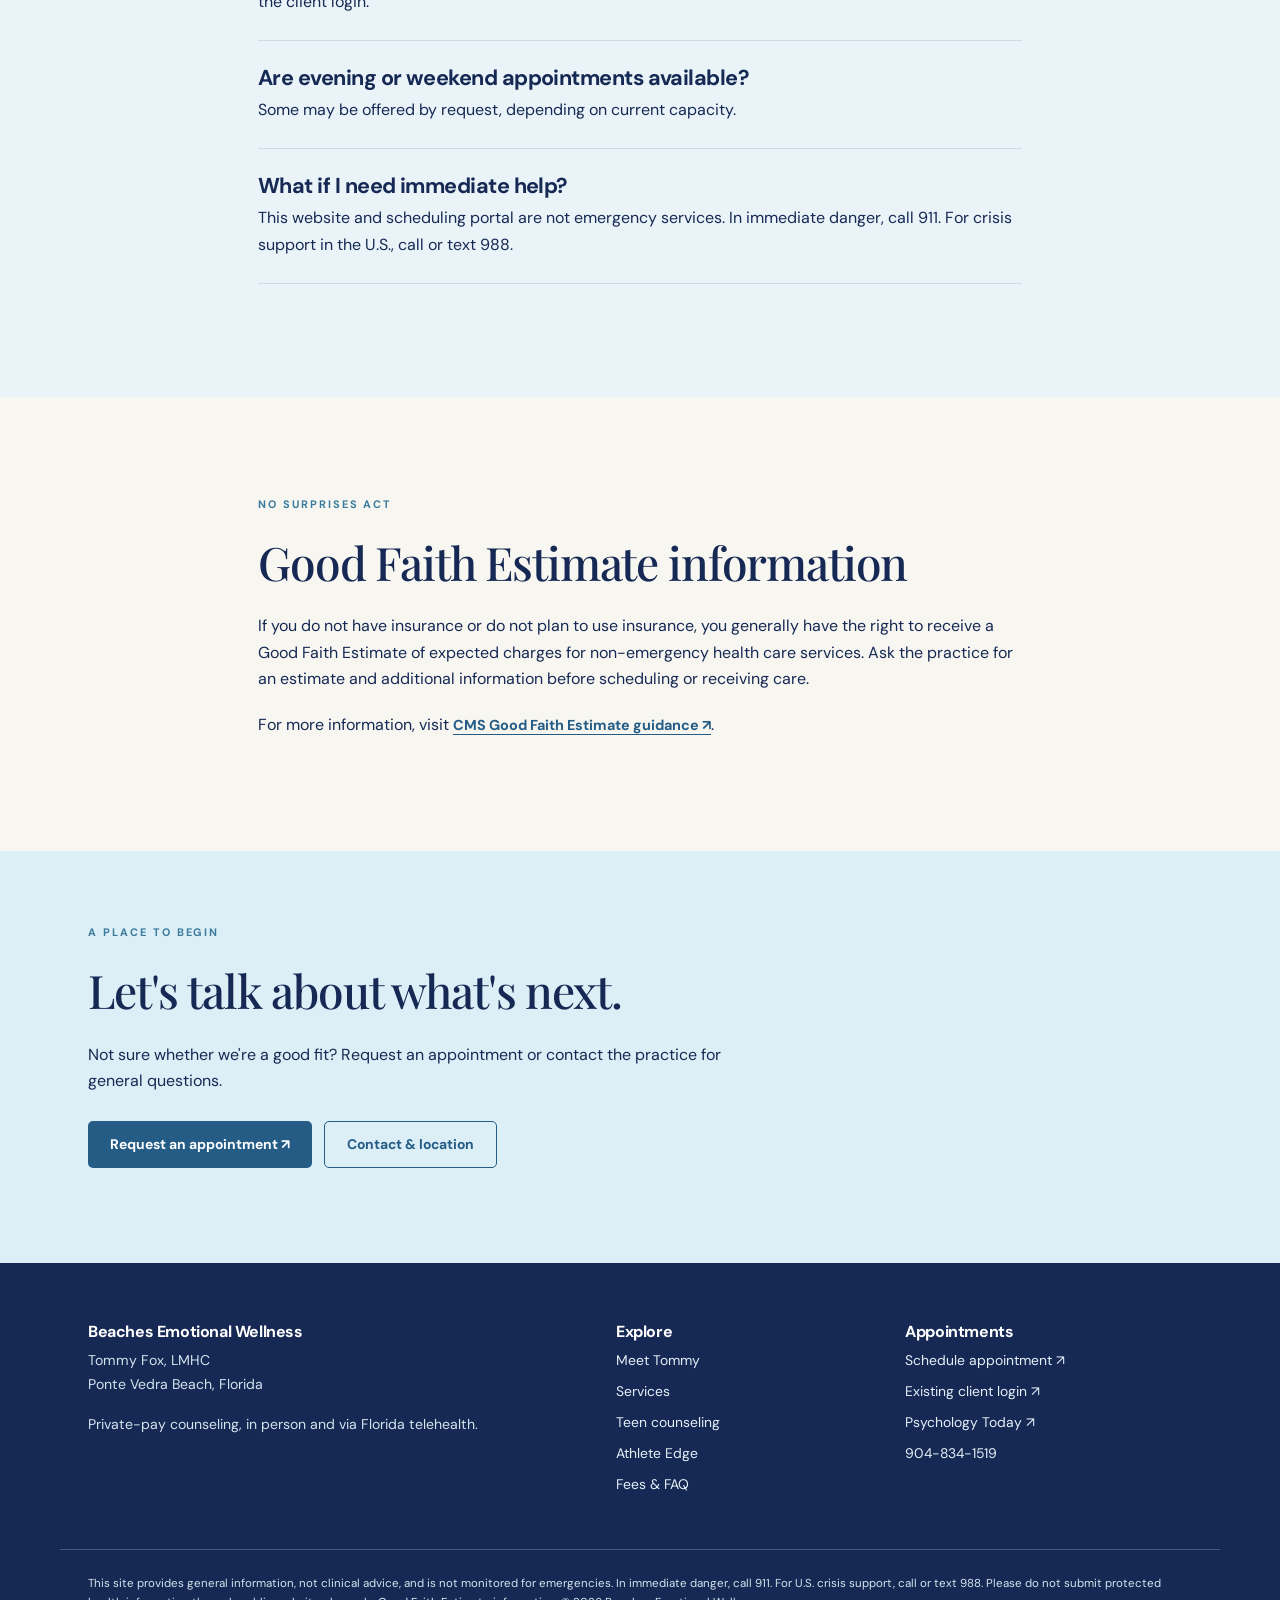
<file: fees.html>
<!doctype html><html lang="en"><head><meta charset="utf-8"><meta name="viewport" content="width=device-width, initial-scale=1"><meta name="description" content="Beaches Emotional Wellness private-pay session fees, telehealth options and common questions."><meta name="theme-color" content="#f7f6f1"><title>Fees & Frequently Asked Questions | Beaches Emotional Wellness</title><link rel="stylesheet" href="assets/style.css"><script defer src="assets/site.js"></script></head><body><a class="skip" href="#main">Skip to content</a><div class="topbar">IN PERSON IN PONTE VEDRA BEACH · VIRTUAL THERAPY THROUGHOUT FLORIDA</div><header class="header"><div class="wrap header-content"><a class="brand" href="index.html">
  <img
    class="brand-logo"
    src="assets/IconOnly_Transparent_NoBuffer.png"
    alt=""
  >
  <span class="brand-name">
    BEACHES<br>EMOTIONAL WELLNESS
    <small>TOMMY FOX · LMHC</small>
  </span>
</a><button class="menu-toggle" aria-expanded="false" aria-controls="site-nav" aria-label="Toggle navigation">☰</button><nav id="site-nav" aria-label="Primary navigation"><a href="index.html">Home</a><a href="about.html">Meet Tommy</a><a href="services.html">Services</a><a href="athlete-edge.html">Athlete Edge</a><a aria-current="page" href="fees.html">Fees & FAQ</a><a href="contact.html">Contact</a><a class="login" target="_blank" rel="noopener noreferrer" href="https://www.beachesemotionalwellness.com/sign-in">Client login ↗</a><a class="button solid small-button" target="_blank" rel="noopener noreferrer" href="https://www.beachesemotionalwellness.com/request/service">Schedule ↗</a></nav></div></header><main id="main"><section class="page-hero"><div class="wrap narrow"><p class="eyebrow">FEES & FAQ</p><h1>Clear expectations. A straightforward first step.</h1><p class="lead">Beaches Emotional Wellness is a private-pay practice and does not bill insurance directly.</p></div></section><section class="section"><div class="wrap cards two"><article class="tile"><p class="eyebrow">INDIVIDUAL COUNSELING</p><h2>$150 <small>/ session</small></h2><p>A supportive space to explore life's challenges, gain insight, and move toward meaningful personal growth.</p></article><article class="tile"><p class="eyebrow">COUPLES COUNSELING</p><h2>$175 <small>/ session</small></h2><p>A space to strengthen emotional connection, improve communication, and better understand one another.</p></article></div></section><section class="section pale"><div class="wrap narrow"><p class="eyebrow">PRIVATE-PAY THERAPY</p><h2>Why choose private-pay therapy?</h2><p>Choosing private-pay therapy can offer greater flexibility and more control over how you use your insurance benefits.</p><h3>Greater privacy in insurance billing</h3><p>Insurance claims generally require a diagnosis and information about the services provided. Insurers may request additional documentation to review medical necessity. Paying privately avoids routinely sending this information to an insurer for reimbursement. Your therapy records are still maintained and protected under applicable confidentiality laws.</p><h3>More flexibility in your care</h3><p>Insurance coverage is often based on medical necessity and covered services. Private pay allows us to focus on your goals, whether you're addressing anxiety or depression, exploring relationship patterns, or seeking greater self-understanding and personal growth.</p><h3>Care centered on your goals</h3><p>Without insurance coverage rules determining which services qualify for reimbursement, we can make treatment decisions together based on your needs and clinical appropriateness.</p></div></section><section class="section"><div class="wrap narrow"><p class="eyebrow">PAYMENT & INSURANCE</p><h2>Out-of-network benefits</h2><p>Payment is due at the time of service. Although Beaches Emotional Wellness does not bill insurance directly, a superbill can be provided upon request for clients who wish to submit claims for possible out-of-network reimbursement.</p><p>Reimbursement depends on your insurance plan and is not guaranteed. Submitting a superbill generally involves sharing diagnosis and service information with your insurer. You may wish to ask your insurance company about out-of-network mental health coverage, deductibles, and documentation requirements before scheduling.</p></div></section><section class="section pale"><div class="wrap narrow"><p class="eyebrow">COMMON QUESTIONS</p><div class="faq"><h3>Do you accept insurance?</h3><p>No. Beaches Emotional Wellness is a private-pay practice. I can provide a superbill upon request for possible out-of-network reimbursement, but your insurance company determines whether any portion is covered.</p><h3>Do you offer virtual therapy?</h3><p>Yes. Telehealth is offered for clients physically located in Florida, subject to clinical appropriateness and availability.</p><h3>Where are in-person sessions held?</h3><p>In Ponte Vedra Beach, Florida. Confirm the exact office suite when booking.</p><h3>Do you work with teens?</h3><p>Yes, individual counseling for boys ages 15+ and young men. The Athlete Edge program may serve athletes ages 13+. Appropriate consent and screening apply.</p><h3>How do I become a client?</h3><p>Use the existing secure scheduling portal to request an appointment. Existing clients can continue using the client login.</p><h3>Are evening or weekend appointments available?</h3><p>Some may be offered by request, depending on current capacity.</p><h3>What if I need immediate help?</h3><p>This website and scheduling portal are not emergency services. In immediate danger, call 911. For crisis support in the U.S., call or text 988.</p></div></div></section><section class="section" id="good-faith"><div class="wrap narrow"><p class="eyebrow">NO SURPRISES ACT</p><h2>Good Faith Estimate information</h2><p>If you do not have insurance or do not plan to use insurance, you generally have the right to receive a Good Faith Estimate of expected charges for non-emergency health care services. Ask the practice for an estimate and additional information before scheduling or receiving care.</p><p>For more information, visit <a class="inline-link" href="https://www.cms.gov/medical-bill-rights/help/guides/good-faith-estimate" target="_blank" rel="noopener noreferrer">CMS Good Faith Estimate guidance ↗</a>.</p></div></section></main><section class="cta"><div class="wrap"><p class="eyebrow">A PLACE TO BEGIN</p><h2>Let's talk about what's next.</h2><p>Not sure whether we're a good fit? Request an appointment or contact the practice for general questions.</p><div class="actions"><a class="button solid" target="_blank" rel="noopener noreferrer" href="https://www.beachesemotionalwellness.com/request/service">Request an appointment ↗</a><a class="button outline" href="contact.html">Contact & location</a></div></div></section><footer><div class="wrap footer-grid"><div><h3>Beaches Emotional Wellness</h3><p>Tommy Fox, LMHC<br>Ponte Vedra Beach, Florida</p><p>Private-pay counseling, in person and via Florida telehealth.</p></div><div><h3>Explore</h3><a href="about.html">Meet Tommy</a><a href="services.html">Services</a><a href="teen-counseling.html">Teen counseling</a><a href="athlete-edge.html">Athlete Edge</a><a href="fees.html">Fees & FAQ</a></div><div><h3>Appointments</h3><a href="https://www.beachesemotionalwellness.com/request/service" target="_blank" rel="noopener noreferrer">Schedule appointment ↗</a><a href="https://www.beachesemotionalwellness.com/sign-in" target="_blank" rel="noopener noreferrer">Existing client login ↗</a><a href="https://www.psychologytoday.com/us/therapists/tommy-fox-ponte-vedra-beach-fl/1300887" target="_blank" rel="noopener noreferrer">Psychology Today ↗</a><a href="tel:+19048341519">904-834-1519</a></div></div><div class="wrap fine-print">This site provides general information, not clinical advice, and is not monitored for emergencies. In immediate danger, call 911. For U.S. crisis support, call or text 988. Please do not submit protected health information through public website channels. <a href="fees.html#good-faith">Good Faith Estimate information</a>. © 2026 Beaches Emotional Wellness.</div></footer></body></html>
</file>
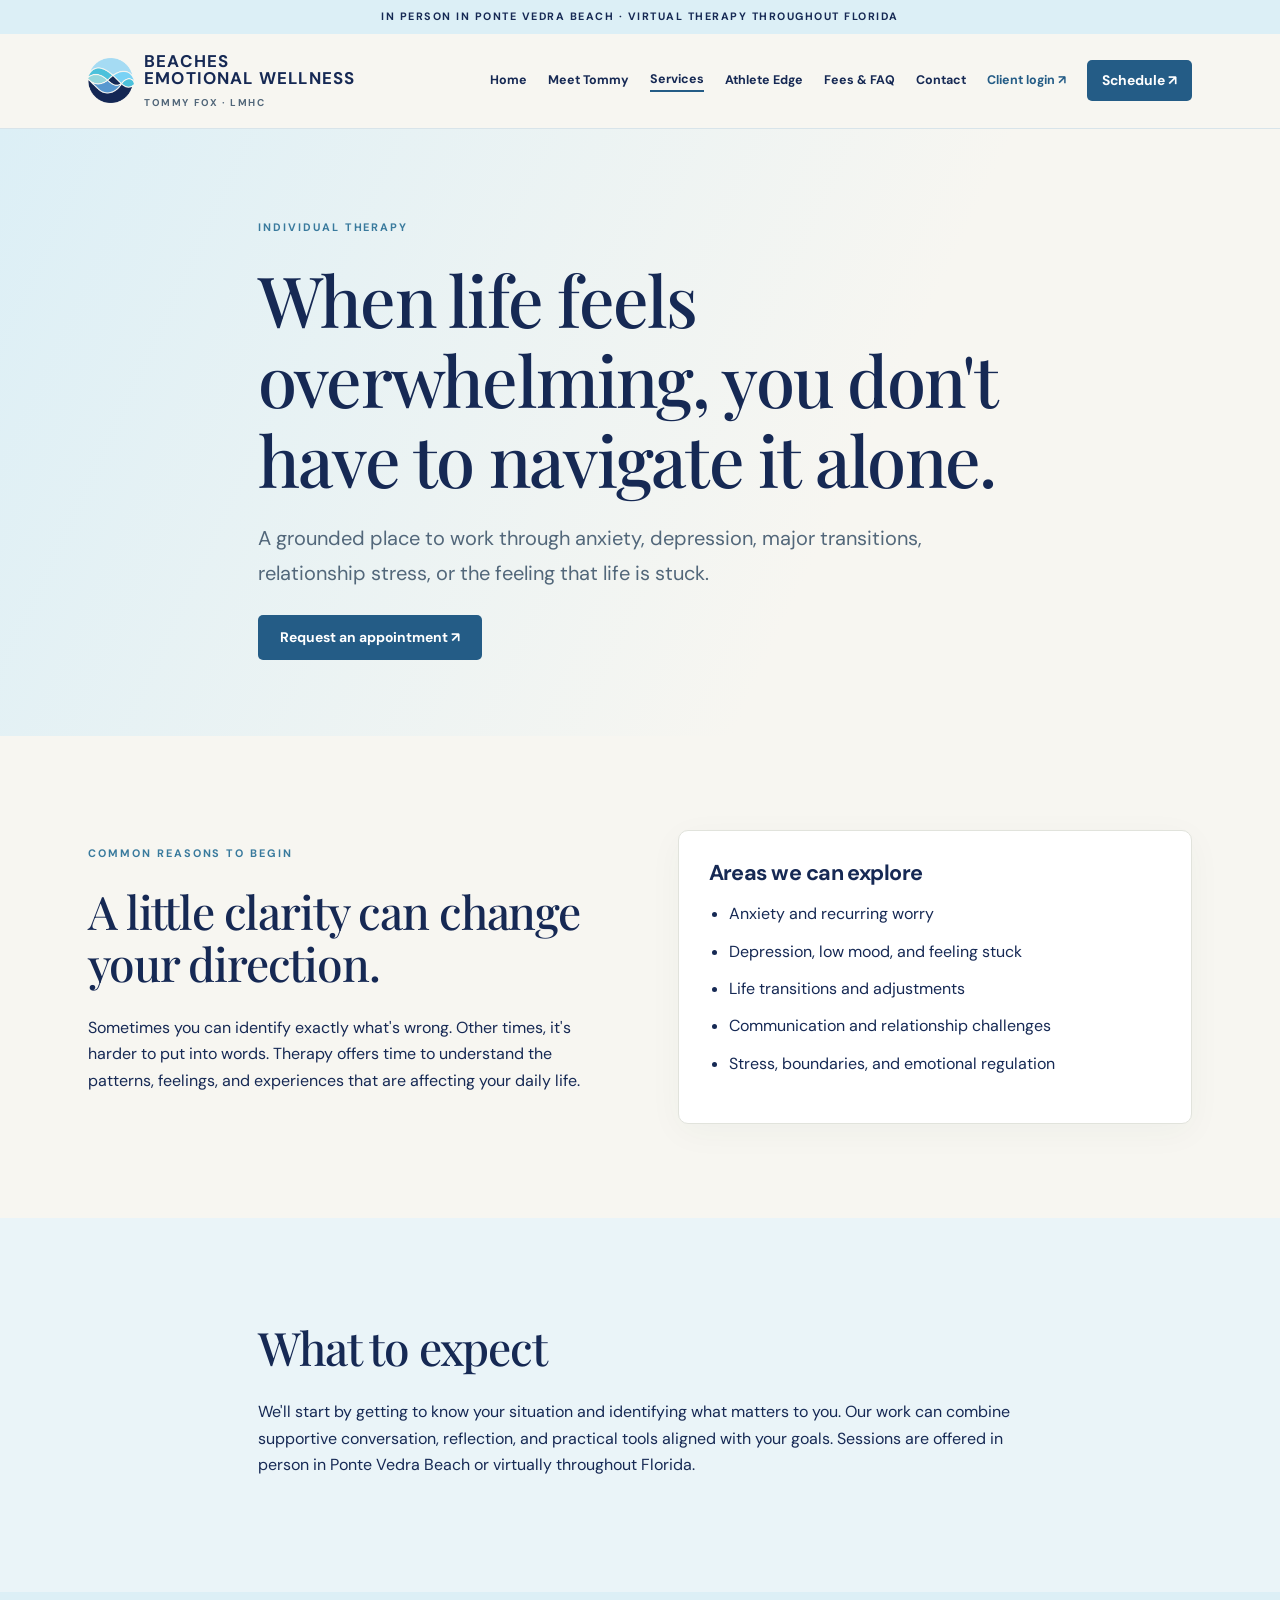
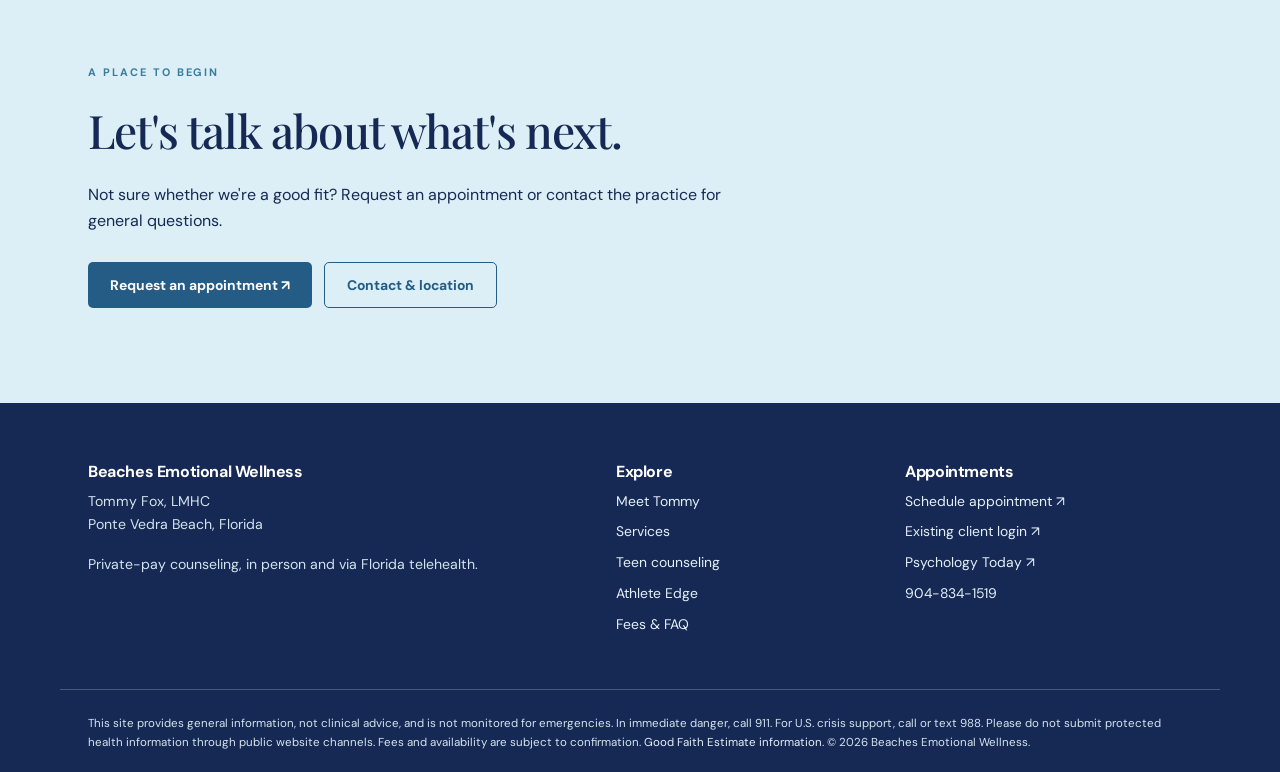
<file: individual-therapy.html>
<!doctype html><html lang="en"><head><meta charset="utf-8"><meta name="viewport" content="width=device-width, initial-scale=1"><meta name="description" content="Counseling for anxiety, depression, life transitions and relationship challenges in Ponte Vedra Beach."><meta name="theme-color" content="#f7f6f1"><title>Individual Therapy in Ponte Vedra Beach, FL | Beaches Emotional Wellness</title><link rel="stylesheet" href="assets/style.css"><script defer src="assets/site.js"></script></head><body><a class="skip" href="#main">Skip to content</a><div class="topbar">IN PERSON IN PONTE VEDRA BEACH · VIRTUAL THERAPY THROUGHOUT FLORIDA</div><header class="header"><div class="wrap header-content"><a class="brand" href="index.html">
  <img
    class="brand-logo"
    src="assets/IconOnly_Transparent_NoBuffer.png"
    alt=""
  >
  <span class="brand-name">
    BEACHES<br>EMOTIONAL WELLNESS
    <small>TOMMY FOX · LMHC</small>
  </span>
</a><button class="menu-toggle" aria-expanded="false" aria-controls="site-nav" aria-label="Toggle navigation">☰</button><nav id="site-nav" aria-label="Primary navigation"><a  href="index.html">Home</a><a  href="about.html">Meet Tommy</a><a aria-current="page" href="services.html">Services</a><a  href="athlete-edge.html">Athlete Edge</a><a  href="fees.html">Fees & FAQ</a><a  href="contact.html">Contact</a><a class="login" target="_blank" rel="noopener noreferrer" href="https://www.beachesemotionalwellness.com/sign-in">Client login ↗</a><a class="button solid small-button" target="_blank" rel="noopener noreferrer" href="https://www.beachesemotionalwellness.com/request/service">Schedule ↗</a></nav></div></header><main id="main"><section class="page-hero"><div class="wrap narrow"><p class="eyebrow">INDIVIDUAL THERAPY</p><h1>When life feels overwhelming, you don't have to navigate it alone.</h1><p class="lead">A grounded place to work through anxiety, depression, major transitions, relationship stress, or the feeling that life is stuck.</p><a class="button solid" href="https://www.beachesemotionalwellness.com/request/service" target="_blank" rel="noopener noreferrer">Request an appointment ↗</a></div></section><section class="section"><div class="wrap split"><div><p class="eyebrow">COMMON REASONS TO BEGIN</p><h2>A little clarity can change your direction.</h2><p>Sometimes you can identify exactly what's wrong. Other times, it's harder to put into words. Therapy offers time to understand the patterns, feelings, and experiences that are affecting your daily life.</p></div><div class="tile"><h3>Areas we can explore</h3><ul><li>Anxiety and recurring worry</li><li>Depression, low mood, and feeling stuck</li><li>Life transitions and adjustments</li><li>Communication and relationship challenges</li><li>Stress, boundaries, and emotional regulation</li></ul></div></div></section><section class="section pale"><div class="wrap narrow"><h2>What to expect</h2><p>We'll start by getting to know your situation and identifying what matters to you. Our work can combine supportive conversation, reflection, and practical tools aligned with your goals. Sessions are offered in person in Ponte Vedra Beach or virtually throughout Florida.</p></div></section></main><section class="cta"><div class="wrap"><p class="eyebrow">A PLACE TO BEGIN</p><h2>Let's talk about what's next.</h2><p>Not sure whether we're a good fit? Request an appointment or contact the practice for general questions.</p><div class="actions"><a class="button solid" target="_blank" rel="noopener noreferrer" href="https://www.beachesemotionalwellness.com/request/service">Request an appointment ↗</a><a class="button outline" href="contact.html">Contact & location</a></div></div></section><footer><div class="wrap footer-grid"><div><h3>Beaches Emotional Wellness</h3><p>Tommy Fox, LMHC<br>Ponte Vedra Beach, Florida</p><p>Private-pay counseling, in person and via Florida telehealth.</p></div><div><h3>Explore</h3><a href="about.html">Meet Tommy</a><a href="services.html">Services</a><a href="teen-counseling.html">Teen counseling</a><a href="athlete-edge.html">Athlete Edge</a><a href="fees.html">Fees & FAQ</a></div><div><h3>Appointments</h3><a href="https://www.beachesemotionalwellness.com/request/service" target="_blank" rel="noopener noreferrer">Schedule appointment ↗</a><a href="https://www.beachesemotionalwellness.com/sign-in" target="_blank" rel="noopener noreferrer">Existing client login ↗</a><a href="https://www.psychologytoday.com/us/therapists/tommy-fox-ponte-vedra-beach-fl/1300887" target="_blank" rel="noopener noreferrer">Psychology Today ↗</a><a href="tel:+19048341519">904-834-1519</a></div></div><div class="wrap fine-print">This site provides general information, not clinical advice, and is not monitored for emergencies. In immediate danger, call 911. For U.S. crisis support, call or text 988. Please do not submit protected health information through public website channels. Fees and availability are subject to confirmation. <a href="fees.html#good-faith">Good Faith Estimate information</a>. © 2026 Beaches Emotional Wellness.</div></footer></body></html>
</file>
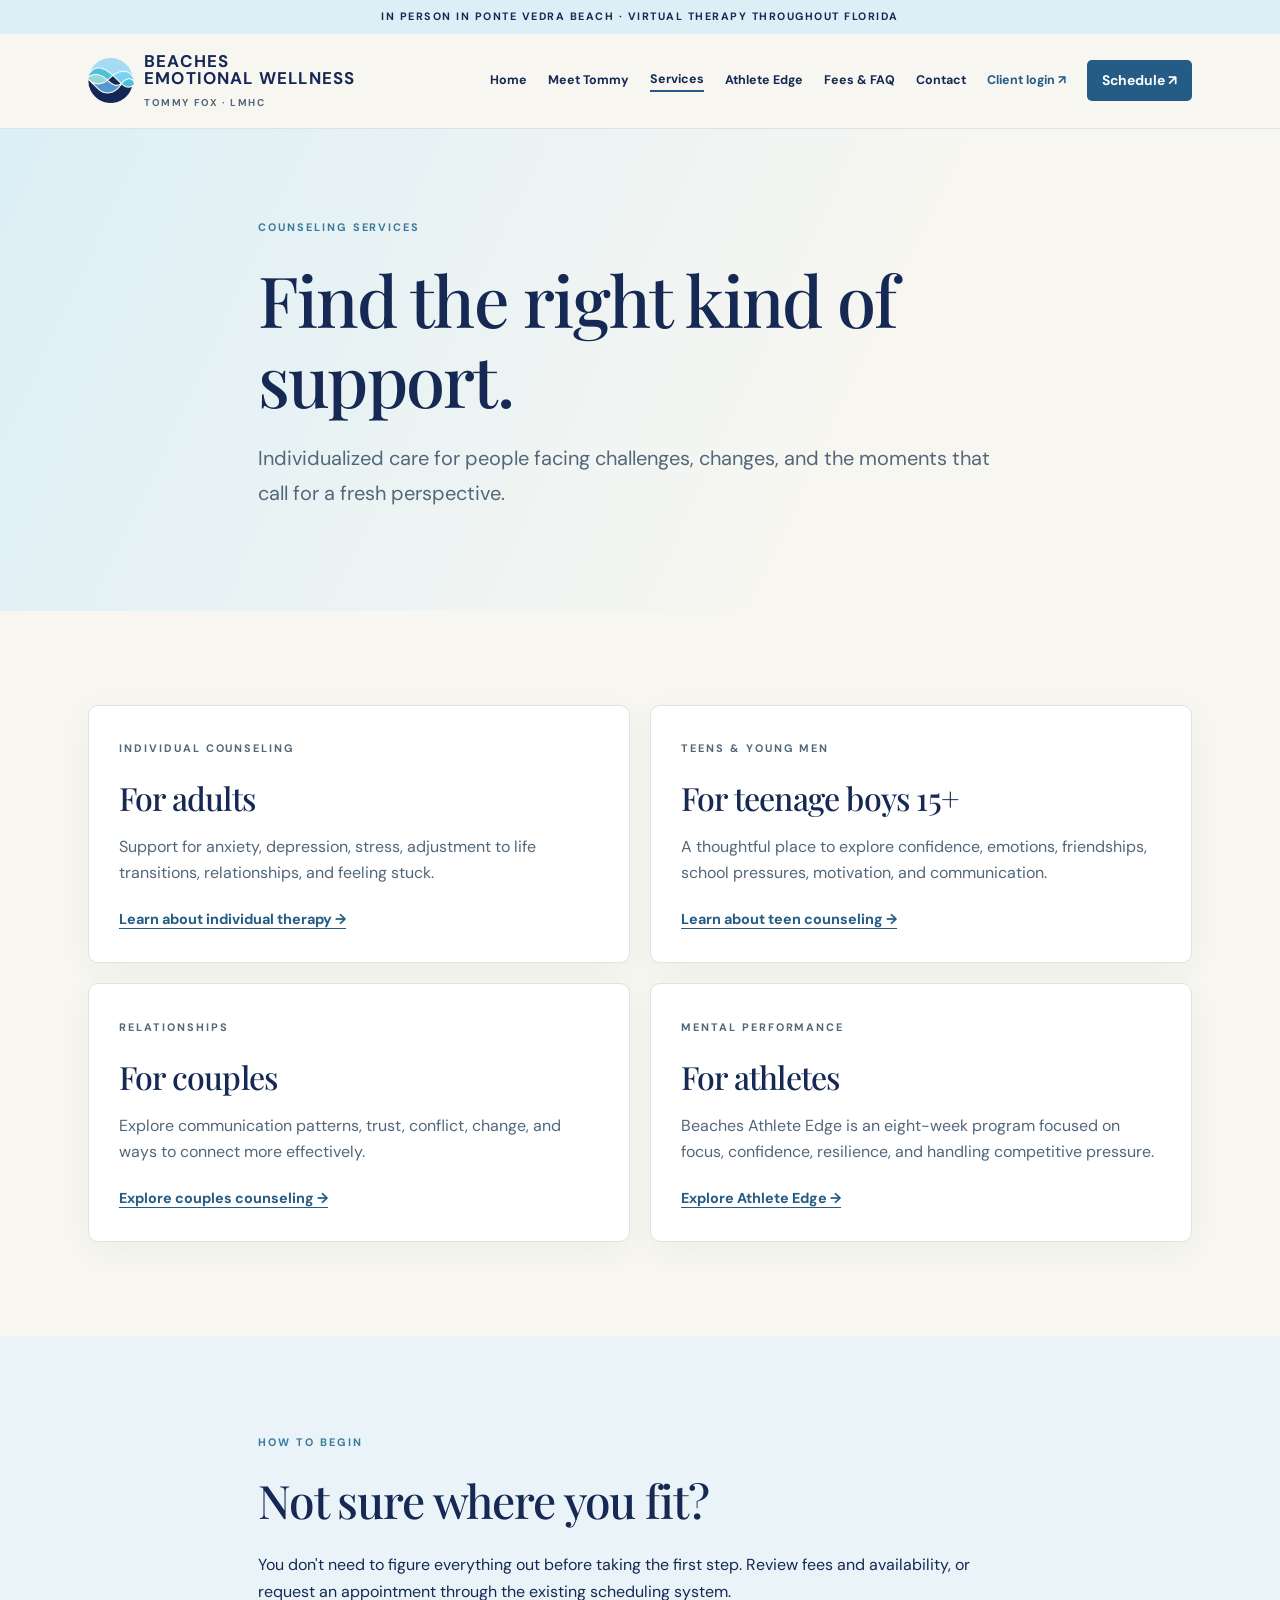
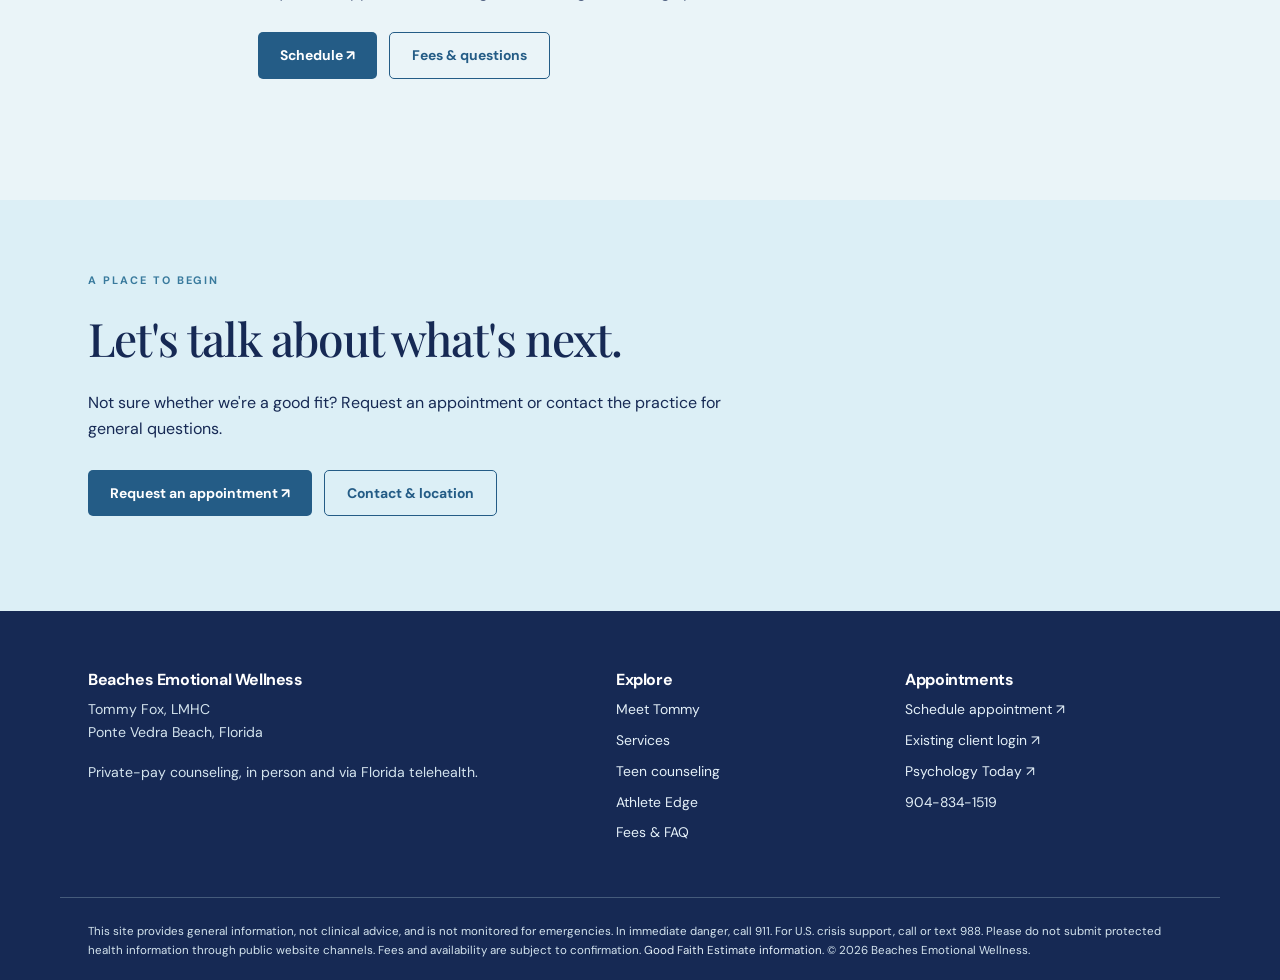
<file: services.html>
<!doctype html><html lang="en"><head><meta charset="utf-8"><meta name="viewport" content="width=device-width, initial-scale=1"><meta name="description" content="Private-pay individual therapy, teen counseling, couples counseling and mental performance support."><meta name="theme-color" content="#f7f6f1"><title>Counseling Services | Beaches Emotional Wellness</title><link rel="stylesheet" href="assets/style.css"><script defer src="assets/site.js"></script></head><body><a class="skip" href="#main">Skip to content</a><div class="topbar">IN PERSON IN PONTE VEDRA BEACH · VIRTUAL THERAPY THROUGHOUT FLORIDA</div><header class="header"><div class="wrap header-content"><a class="brand" href="index.html">
  <img
    class="brand-logo"
    src="assets/IconOnly_Transparent_NoBuffer.png"
    alt=""
  >
  <span class="brand-name">
    BEACHES<br>EMOTIONAL WELLNESS
    <small>TOMMY FOX · LMHC</small>
  </span>
</a><button class="menu-toggle" aria-expanded="false" aria-controls="site-nav" aria-label="Toggle navigation">☰</button><nav id="site-nav" aria-label="Primary navigation"><a  href="index.html">Home</a><a  href="about.html">Meet Tommy</a><a aria-current="page" href="services.html">Services</a><a  href="athlete-edge.html">Athlete Edge</a><a  href="fees.html">Fees & FAQ</a><a  href="contact.html">Contact</a><a class="login" target="_blank" rel="noopener noreferrer" href="https://www.beachesemotionalwellness.com/sign-in">Client login ↗</a><a class="button solid small-button" target="_blank" rel="noopener noreferrer" href="https://www.beachesemotionalwellness.com/request/service">Schedule ↗</a></nav></div></header><main id="main"><section class="page-hero"><div class="wrap narrow"><p class="eyebrow">COUNSELING SERVICES</p><h1>Find the right kind of support.</h1><p class="lead">Individualized care for people facing challenges, changes, and the moments that call for a fresh perspective.</p></div></section><section class="section"><div class="wrap cards two"><article class="tile"><p class="eyebrow">INDIVIDUAL COUNSELING</p><h2>For adults</h2><p>Support for anxiety, depression, stress, adjustment to life transitions, relationships, and feeling stuck.</p><a class="inline-link" href="individual-therapy.html">Learn about individual therapy →</a></article><article class="tile"><p class="eyebrow">TEENS & YOUNG MEN</p><h2>For teenage boys 15+</h2><p>A thoughtful place to explore confidence, emotions, friendships, school pressures, motivation, and communication.</p><a class="inline-link" href="teen-counseling.html">Learn about teen counseling →</a></article><article class="tile"><p class="eyebrow">RELATIONSHIPS</p><h2>For couples</h2><p>Explore communication patterns, trust, conflict, change, and ways to connect more effectively.</p><a class="inline-link" href="couples-counseling.html">Explore couples counseling →</a></article><article class="tile"><p class="eyebrow">MENTAL PERFORMANCE</p><h2>For athletes</h2><p>Beaches Athlete Edge is an eight-week program focused on focus, confidence, resilience, and handling competitive pressure.</p><a class="inline-link" href="athlete-edge.html">Explore Athlete Edge →</a></article></div></section><section class="section pale"><div class="wrap narrow"><p class="eyebrow">HOW TO BEGIN</p><h2>Not sure where you fit?</h2><p>You don't need to figure everything out before taking the first step. Review fees and availability, or request an appointment through the existing scheduling system.</p><div class="actions"><a class="button solid" href="https://www.beachesemotionalwellness.com/request/service" target="_blank" rel="noopener noreferrer">Schedule ↗</a><a class="button outline" href="fees.html">Fees & questions</a></div></div></section></main><section class="cta"><div class="wrap"><p class="eyebrow">A PLACE TO BEGIN</p><h2>Let's talk about what's next.</h2><p>Not sure whether we're a good fit? Request an appointment or contact the practice for general questions.</p><div class="actions"><a class="button solid" target="_blank" rel="noopener noreferrer" href="https://www.beachesemotionalwellness.com/request/service">Request an appointment ↗</a><a class="button outline" href="contact.html">Contact & location</a></div></div></section><footer><div class="wrap footer-grid"><div><h3>Beaches Emotional Wellness</h3><p>Tommy Fox, LMHC<br>Ponte Vedra Beach, Florida</p><p>Private-pay counseling, in person and via Florida telehealth.</p></div><div><h3>Explore</h3><a href="about.html">Meet Tommy</a><a href="services.html">Services</a><a href="teen-counseling.html">Teen counseling</a><a href="athlete-edge.html">Athlete Edge</a><a href="fees.html">Fees & FAQ</a></div><div><h3>Appointments</h3><a href="https://www.beachesemotionalwellness.com/request/service" target="_blank" rel="noopener noreferrer">Schedule appointment ↗</a><a href="https://www.beachesemotionalwellness.com/sign-in" target="_blank" rel="noopener noreferrer">Existing client login ↗</a><a href="https://www.psychologytoday.com/us/therapists/tommy-fox-ponte-vedra-beach-fl/1300887" target="_blank" rel="noopener noreferrer">Psychology Today ↗</a><a href="tel:+19048341519">904-834-1519</a></div></div><div class="wrap fine-print">This site provides general information, not clinical advice, and is not monitored for emergencies. In immediate danger, call 911. For U.S. crisis support, call or text 988. Please do not submit protected health information through public website channels. Fees and availability are subject to confirmation. <a href="fees.html#good-faith">Good Faith Estimate information</a>. © 2026 Beaches Emotional Wellness.</div></footer></body></html>
</file>
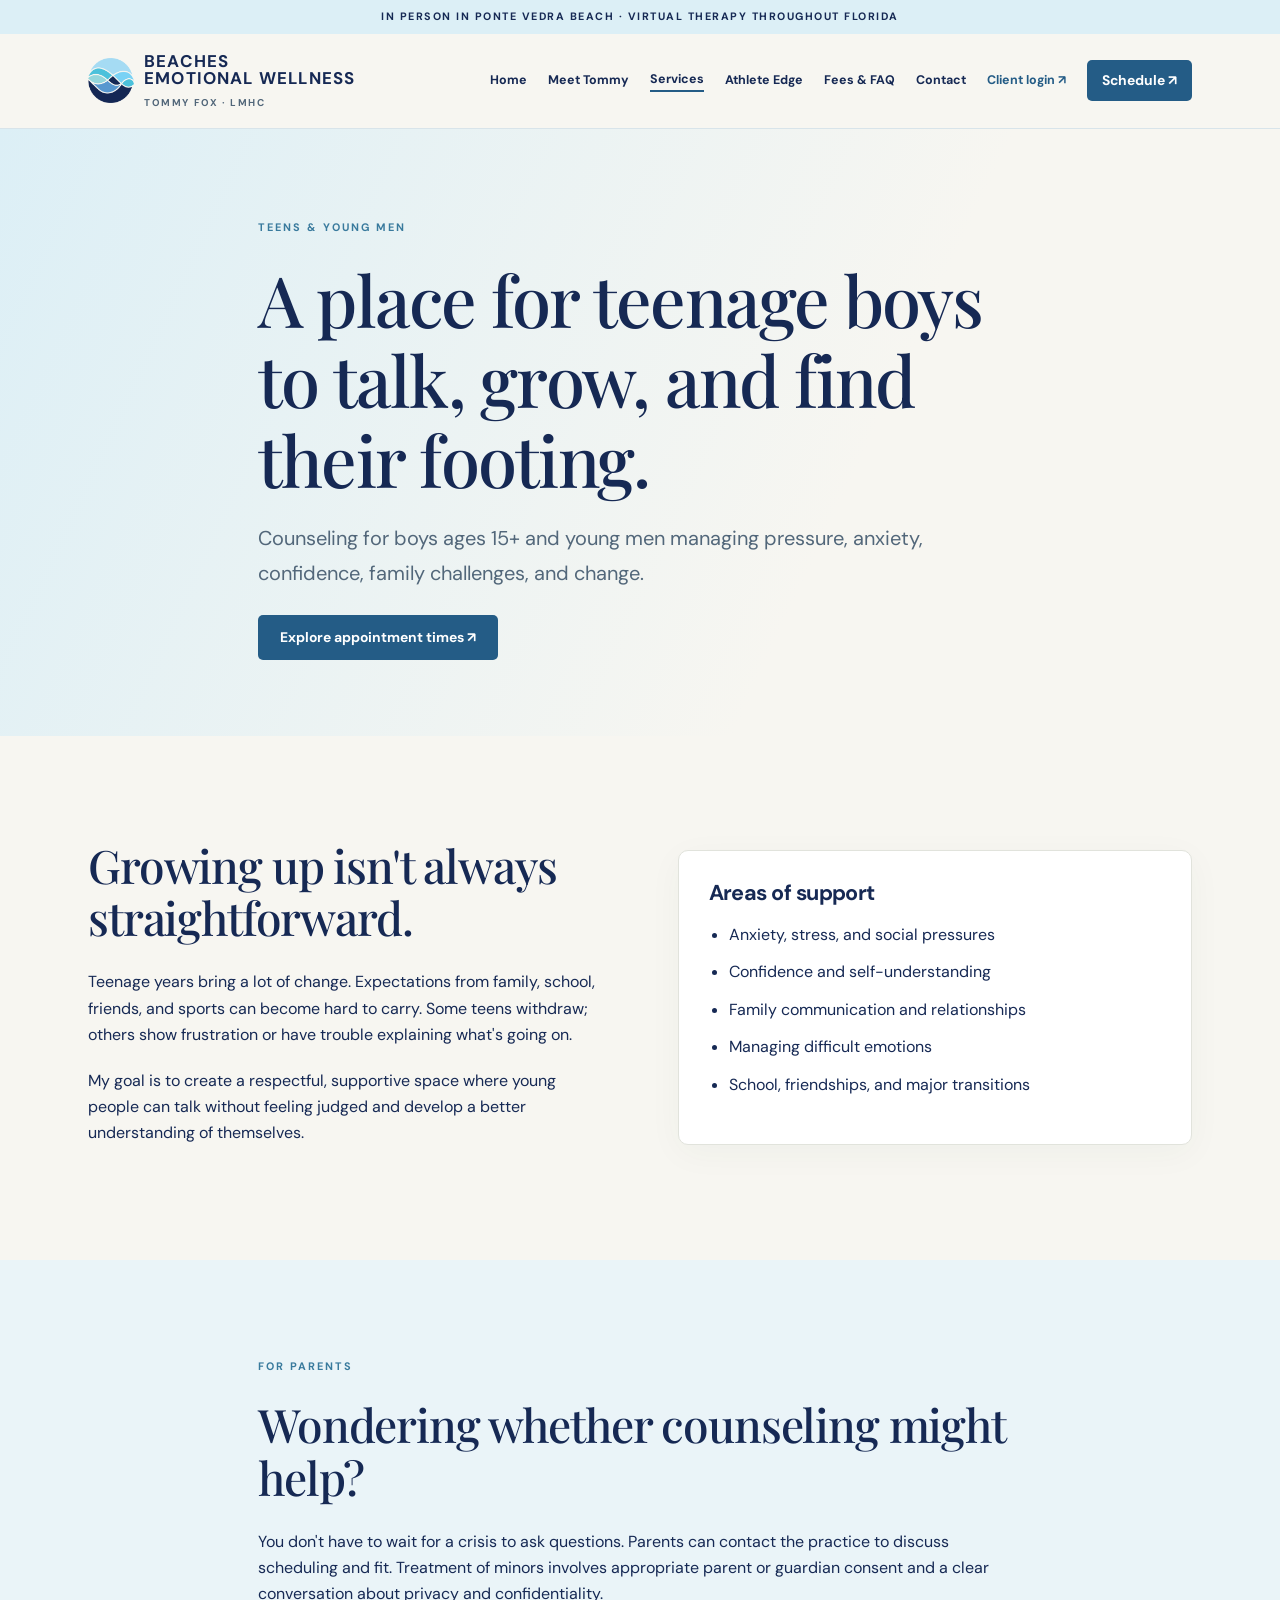
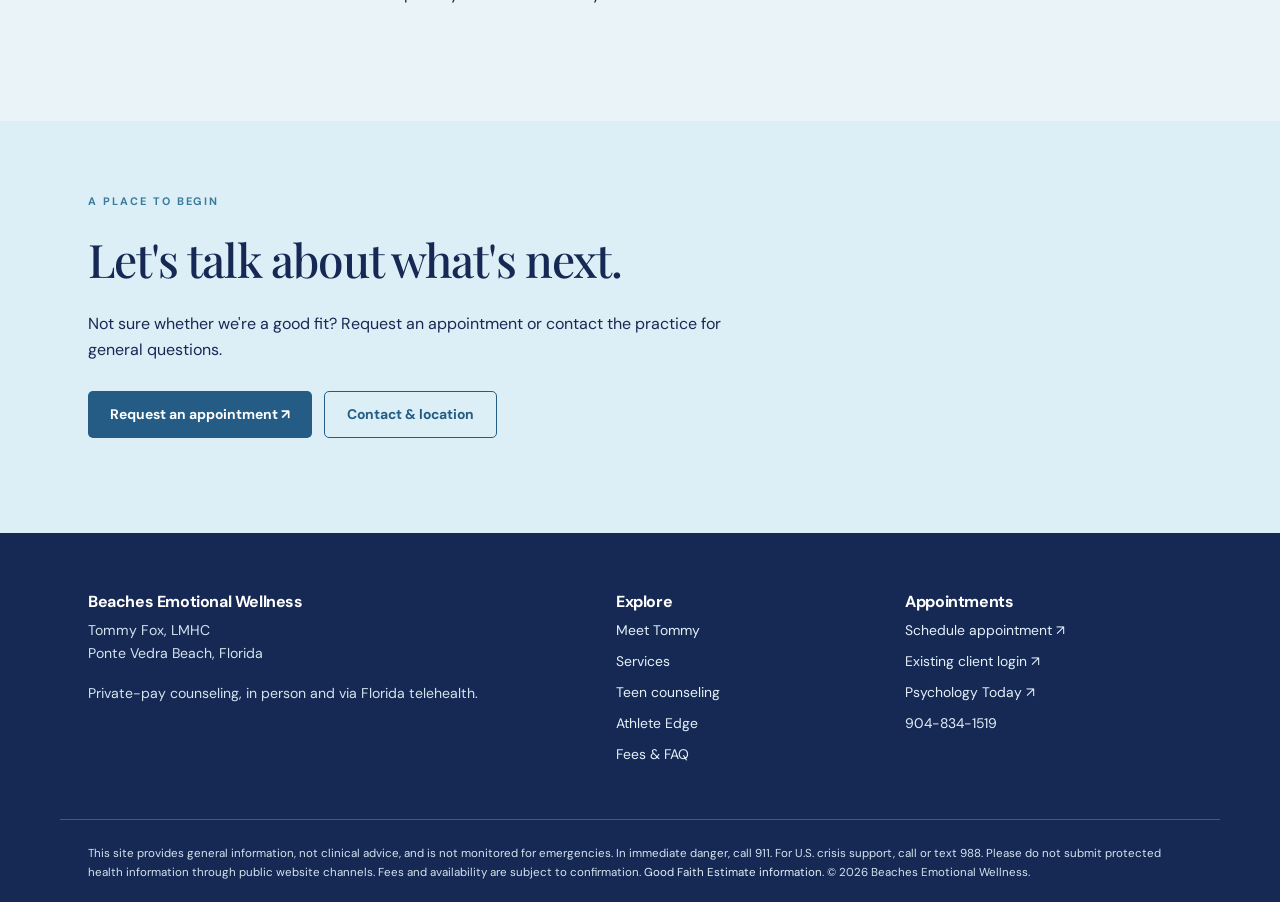
<file: teen-counseling.html>
<!doctype html><html lang="en"><head><meta charset="utf-8"><meta name="viewport" content="width=device-width, initial-scale=1"><meta name="description" content="Counseling for teen boys ages 15+ and young men navigating anxiety, stress, relationships, and confidence."><meta name="theme-color" content="#f7f6f1"><title>Teen Boys Counseling in Ponte Vedra Beach | Beaches Emotional Wellness</title><link rel="stylesheet" href="assets/style.css"><script defer src="assets/site.js"></script></head><body><a class="skip" href="#main">Skip to content</a><div class="topbar">IN PERSON IN PONTE VEDRA BEACH · VIRTUAL THERAPY THROUGHOUT FLORIDA</div><header class="header"><div class="wrap header-content"><a class="brand" href="index.html">
  <img
    class="brand-logo"
    src="assets/IconOnly_Transparent_NoBuffer.png"
    alt=""
  >
  <span class="brand-name">
    BEACHES<br>EMOTIONAL WELLNESS
    <small>TOMMY FOX · LMHC</small>
  </span>
</a><button class="menu-toggle" aria-expanded="false" aria-controls="site-nav" aria-label="Toggle navigation">☰</button><nav id="site-nav" aria-label="Primary navigation"><a  href="index.html">Home</a><a  href="about.html">Meet Tommy</a><a aria-current="page" href="services.html">Services</a><a  href="athlete-edge.html">Athlete Edge</a><a  href="fees.html">Fees & FAQ</a><a  href="contact.html">Contact</a><a class="login" target="_blank" rel="noopener noreferrer" href="https://www.beachesemotionalwellness.com/sign-in">Client login ↗</a><a class="button solid small-button" target="_blank" rel="noopener noreferrer" href="https://www.beachesemotionalwellness.com/request/service">Schedule ↗</a></nav></div></header><main id="main"><section class="page-hero"><div class="wrap narrow"><p class="eyebrow">TEENS & YOUNG MEN</p><h1>A place for teenage boys to talk, grow, and find their footing.</h1><p class="lead">Counseling for boys ages 15+ and young men managing pressure, anxiety, confidence, family challenges, and change.</p><a class="button solid" href="https://www.beachesemotionalwellness.com/request/service" target="_blank" rel="noopener noreferrer">Explore appointment times ↗</a></div></section><section class="section"><div class="wrap split"><div><h2>Growing up isn't always straightforward.</h2><p>Teenage years bring a lot of change. Expectations from family, school, friends, and sports can become hard to carry. Some teens withdraw; others show frustration or have trouble explaining what's going on.</p><p>My goal is to create a respectful, supportive space where young people can talk without feeling judged and develop a better understanding of themselves.</p></div><div class="tile"><h3>Areas of support</h3><ul><li>Anxiety, stress, and social pressures</li><li>Confidence and self-understanding</li><li>Family communication and relationships</li><li>Managing difficult emotions</li><li>School, friendships, and major transitions</li></ul></div></div></section><section class="section pale"><div class="wrap narrow"><p class="eyebrow">FOR PARENTS</p><h2>Wondering whether counseling might help?</h2><p>You don't have to wait for a crisis to ask questions. Parents can contact the practice to discuss scheduling and fit. Treatment of minors involves appropriate parent or guardian consent and a clear conversation about privacy and confidentiality.</p></div></section></main><section class="cta"><div class="wrap"><p class="eyebrow">A PLACE TO BEGIN</p><h2>Let's talk about what's next.</h2><p>Not sure whether we're a good fit? Request an appointment or contact the practice for general questions.</p><div class="actions"><a class="button solid" target="_blank" rel="noopener noreferrer" href="https://www.beachesemotionalwellness.com/request/service">Request an appointment ↗</a><a class="button outline" href="contact.html">Contact & location</a></div></div></section><footer><div class="wrap footer-grid"><div><h3>Beaches Emotional Wellness</h3><p>Tommy Fox, LMHC<br>Ponte Vedra Beach, Florida</p><p>Private-pay counseling, in person and via Florida telehealth.</p></div><div><h3>Explore</h3><a href="about.html">Meet Tommy</a><a href="services.html">Services</a><a href="teen-counseling.html">Teen counseling</a><a href="athlete-edge.html">Athlete Edge</a><a href="fees.html">Fees & FAQ</a></div><div><h3>Appointments</h3><a href="https://www.beachesemotionalwellness.com/request/service" target="_blank" rel="noopener noreferrer">Schedule appointment ↗</a><a href="https://www.beachesemotionalwellness.com/sign-in" target="_blank" rel="noopener noreferrer">Existing client login ↗</a><a href="https://www.psychologytoday.com/us/therapists/tommy-fox-ponte-vedra-beach-fl/1300887" target="_blank" rel="noopener noreferrer">Psychology Today ↗</a><a href="tel:+19048341519">904-834-1519</a></div></div><div class="wrap fine-print">This site provides general information, not clinical advice, and is not monitored for emergencies. In immediate danger, call 911. For U.S. crisis support, call or text 988. Please do not submit protected health information through public website channels. Fees and availability are subject to confirmation. <a href="fees.html#good-faith">Good Faith Estimate information</a>. © 2026 Beaches Emotional Wellness.</div></footer></body></html>
</file>
<file: assets/style.css>
@import url('https://fonts.googleapis.com/css2?family=DM+Sans:wght@400;500;600;700&family=Playfair+Display:wght@500;600&display=swap');:root{--ink:#183c3b;--green:#1d5551;--mint:#c2ded6;--paper:#f7f6f1;--white:#fff;--sand:#e9ddce;--gray:#596765;--line:#dcded7}*{box-sizing:border-box}html{scroll-behavior:smooth}body{margin:0;color:var(--ink);background:var(--paper);font:16px/1.65 'DM Sans',Arial,sans-serif}h1,h2,h3{line-height:1.14;letter-spacing:-.025em}h1,h2{font-family:'Playfair Display',Georgia,serif;font-weight:500}h1{font-size:clamp(2.8rem,5.5vw,5.1rem);margin:.3em 0}h2{font-size:clamp(2.1rem,3.6vw,3.35rem);margin:.2em 0 .55em}h3{font-size:1.35rem;margin:0 0 .5em}p{margin:.4em 0 1.2em}a{color:inherit}a:hover{color:#0a7e71}.wrap{max-width:1160px;padding:0 28px;margin:auto}.narrow{max-width:820px}.topbar{font-size:.67rem;font-weight:700;letter-spacing:.14em;text-align:center;padding:8px 16px;background:#d7e8e1}.header{position:sticky;top:0;z-index:10;background:rgba(247,246,241,.97);border-bottom:1px solid var(--line);backdrop-filter:blur(12px)}.header-content{display:flex;align-items:center;justify-content:space-between;min-height:94px;gap:24px}.brand{text-decoration:none;font-weight:700;line-height:1.05;font-size:1.06rem;letter-spacing:.07em}.brand small{display:block;font-size:.62rem;letter-spacing:.16em;color:var(--gray);margin-top:10px}.header nav{display:flex;align-items:center;gap:21px}.header nav>a:not(.button){font-size:.78rem;font-weight:700;text-decoration:none}.header nav>a[aria-current=page]{border-bottom:2px solid var(--green)}.header nav .login{color:#376a62}.menu-toggle{display:none;border:0;background:transparent;font-size:1.6rem;color:var(--ink)}.button{display:inline-flex;align-items:center;justify-content:center;padding:13px 22px;border-radius:5px;text-decoration:none;font-size:.87rem;font-weight:700;transition:.15s ease;line-height:1.35}.button.solid{background:var(--green);color:white}.button.solid:hover{background:#28736d}.button.outline{border:1px solid var(--green);color:var(--green);background:transparent}.button.outline:hover{background:#e4efeb}.button.bright{background:#d8e9df;color:var(--ink)}.small-button{padding:11px 15px}.eyebrow{font-size:.68rem;font-weight:700;letter-spacing:.18em;color:#477770;margin-bottom:22px}.eyebrow.light{color:#b6ddd0}.lead{font-size:clamp(1.07rem,1.6vw,1.25rem);color:#485f5b;line-height:1.75}.actions{display:flex;flex-wrap:wrap;gap:12px;margin:27px 0}.micro{font-size:.75rem;color:var(--gray)}.hero{padding:84px 0}.hero-grid{display:grid;grid-template-columns:1.2fr .9fr;align-items:center;gap:64px}.hero-art{min-height:440px;border-radius:240px 240px 18px 18px;background:radial-gradient(ellipse at 75% 24%,#f4d3b0 0,transparent 32%),linear-gradient(168deg,#b2d5cf 0 28%,#e1e6d5 29% 48%,#7ea9a4 49% 58%,#d4bda2 59% 70%,#d3e1d9 71% 100%);position:relative;overflow:hidden}.art-text{position:absolute;bottom:27px;left:24px;right:24px;padding:25px;background:#f7f6f1e8;backdrop-filter:blur(7px);font:600 1.35rem/1.32 'Playfair Display',Georgia,serif}.art-text small{display:block;font:500 .78rem 'DM Sans',sans-serif;margin-top:10px;color:#5a726d}.ribbon{background:var(--green);color:#e0f0e8}.ribbon-content{display:flex;justify-content:space-between;gap:18px;padding-top:16px;padding-bottom:16px;font-size:.74rem;font-weight:700}.section{padding:94px 0}.section.pale{background:#e8eee9}.section.dark{background:#173f3e;color:white}.section.dark p{color:#d5e4df}.intro{max-width:760px;margin:0 0 38px}.cards{display:grid;gap:20px}.cards.four{grid-template-columns:repeat(4,1fr)}.cards.two{grid-template-columns:repeat(2,1fr)}.tile{background:white;border:1px solid #e1e3dc;border-radius:10px;padding:30px;box-shadow:0 8px 35px #24483e0a}.tile h2{font-size:2rem}.tile h2 small{font:400 .9rem 'DM Sans',sans-serif;color:var(--gray)}.tile p{color:#52625f}.tile ul{padding-left:20px}.tile li{margin-bottom:11px}.inline-link{font-size:.9rem;font-weight:700;color:#2a6c63;text-underline-offset:4px}.split{display:grid;grid-template-columns:1fr 1fr;gap:75px;align-items:center}.quote{background:#c9ddd3;padding:65px 50px;border-radius:14px}.quote strong{font:500 2.2rem/1.28 'Playfair Display',Georgia,serif;display:block}.quote span{display:block;margin-top:24px;font-size:.9rem}.skill-list{border-top:1px solid #6c9991}.skill-list p{border-bottom:1px solid #6c9991;padding:15px 0;margin:0;font-size:1.12rem}.skill-list b{margin-right:25px;color:#a9d9c6}.steps{font-size:1.07rem}.steps li{padding:10px 0}.page-hero{padding:86px 0 76px;background:linear-gradient(115deg,#e0eee7,var(--paper) 65%)}.page-hero.athlete{background:linear-gradient(115deg,#d1e2dc,#e8ebe0)}.page-hero h1{max-width:910px}.portrait-card{min-height:470px;background:linear-gradient(150deg,#b1d0ca,#ead9c7);border-radius:15px;display:flex;flex-direction:column;align-items:center;justify-content:center;color:#315b56}.portrait-mark{font:500 5rem Georgia,serif;opacity:.4}.portrait-card p{font-size:.74rem}.faq{border-top:1px solid #c4cfc9}.faq h3{margin:25px 0 5px}.faq p{border-bottom:1px solid #c4cfc9;padding-bottom:25px}.cta{padding:68px 0;background:#d4e5dc}.cta .wrap{max-width:1160px}.cta p{max-width:670px}footer{background:#123735;color:#e7f0eb;padding:60px 0 20px}footer a{color:#e7f0eb;text-decoration:none}footer a:hover{color:#a9dacc}footer p{color:#d1dfd9;font-size:.88rem}.footer-grid{display:grid;grid-template-columns:2fr 1fr 1.2fr;gap:50px}.footer-grid h3{font-size:1rem}.footer-grid a{display:block;margin:8px 0;font-size:.87rem}.fine-print{border-top:1px solid #3e6762;margin-top:45px;padding-top:24px;font-size:.72rem;color:#c9ddd5}.skip{position:absolute;left:-10000px}.skip:focus{left:12px;top:12px;z-index:100;background:white;padding:10px}@media(max-width:1040px){.header nav{gap:12px}.header nav>a:not(.button){font-size:.71rem}.cards.four{grid-template-columns:repeat(2,1fr)}}@media(max-width:760px){.wrap{padding:0 20px}.topbar{font-size:.56rem}.header-content{min-height:72px}.menu-toggle{display:block}.header nav{display:none;position:absolute;left:0;right:0;top:100%;background:var(--paper);padding:18px 22px 25px;border-bottom:1px solid var(--line);box-shadow:0 15px 20px #00000015;flex-direction:column;align-items:stretch}.header nav.open{display:flex}.header nav>a:not(.button){font-size:.96rem;padding:6px 0}.hero{padding:50px 0}.hero-grid,.split{grid-template-columns:1fr;gap:32px}.hero-art{min-height:310px;max-width:500px}.ribbon-content{flex-direction:column;gap:4px}.section{padding:60px 0}.page-hero{padding:60px 0}.cards.two,.cards.four,.footer-grid{grid-template-columns:1fr}.tile{padding:25px}.quote{padding:40px}.footer-grid{gap:24px}.cta{padding:55px 0}}

/* Beaches Emotional Wellness brand colors */

:root {
  --ink: #162954;
  --green: #245C86;
  --mint: #9AD7DF;
  --paper: #f7f6f1;
  --sand: #e7f1f5;
  --gray: #52677A;
  --line: #d8e4ea;
}

a:hover,
.inline-link {
  color: #245C86;
}

.topbar {
  background: #dceff6;
}

.header nav .login {
  color: #245C86;
}

.button.solid:hover {
  background: #162954;
}

.button.outline:hover {
  background: #e7f3f8;
}

.button.bright {
  background: #dceff6;
}

.eyebrow {
  color: #397A9D;
}

.eyebrow.light {
  color: #b5e3f0;
}

.lead,
.tile p {
  color: #52677A;
}

.ribbon {
  background: #162954;
  color: #ffffff;
}

.section.pale {
  background: #eaf4f8;
}

.section.dark {
  background: #162954;
}

.section.dark p {
  color: #dcebf3;
}

.quote {
  background: #d5edf5;
}

.skill-list {
  border-color: #9bc6da;
}

.skill-list p {
  border-color: #9bc6da;
}

.skill-list b {
  color: #397A9D;
}

.page-hero {
  background: linear-gradient(115deg, #dceff6, var(--paper) 65%);
}

.page-hero.athlete {
  background: linear-gradient(115deg, #d3eaf5, #eaf3f5);
}

.portrait-card {
  background: linear-gradient(150deg, #b9e2f2, #f0e8db);
  color: #245C86;
}

.faq,
.faq p {
  border-color: #c9dce6;
}

.cta {
  background: #dceff6;
}

footer {
  background: #162954;
  color: #ffffff;
}

footer a {
  color: #e4f0f8;
}

footer a:hover {
  color: #9ad7df;
}

footer p,
.fine-print {
  color: #d4e4ee;
}

.fine-print {
  border-color: #455b7b;
}


/* Homepage artwork - coastal brand colors */

.hero-art {
  background:
    linear-gradient(
      168deg,
      #a7ddf3 0%,
      #a7ddf3 28%,
      #4abdd4 29%,
      #4abdd4 48%,
      #5999ce 49%,
      #5999ce 58%,
      #9ad7df 59%,
      #9ad7df 70%,
      #dceff6 71%,
      #dceff6 100%
    );
}

.art-text {
  background: rgba(247, 246, 241, 0.94);
}

.art-text small {
  color: #52677a;
}



/* Beaches Emotional Wellness header logo */

.brand {
  display: flex;
  align-items: center;
  gap: 10px;
  flex-shrink: 0;
}

.brand-logo {
  width: 46px;
  height: 46px;
  object-fit: contain;
  flex-shrink: 0;
}

.brand-name {
  display: block;
}

@media (max-width: 760px) {
  .brand-logo {
    width: 36px;
    height: 36px;
  }

  .brand {
    gap: 8px;
    font-size: 0.9rem;
  }
}
</file>
